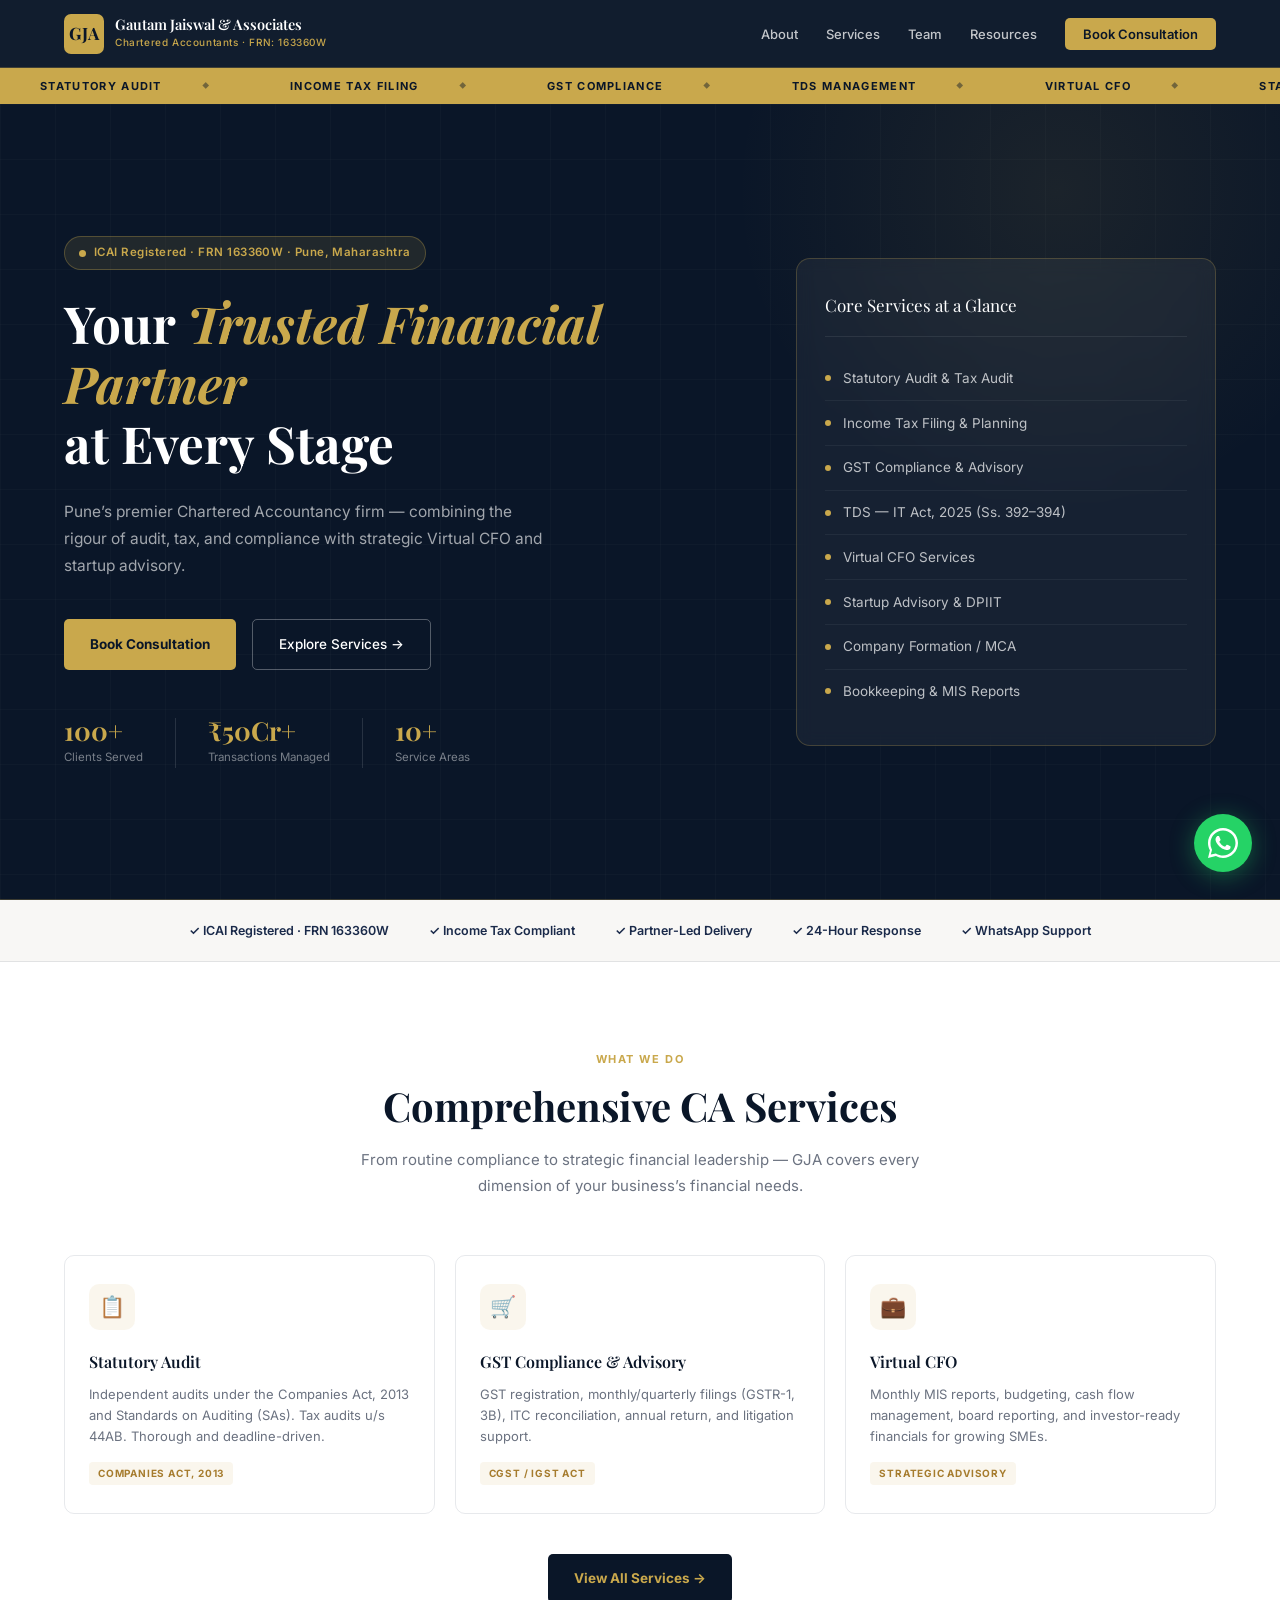
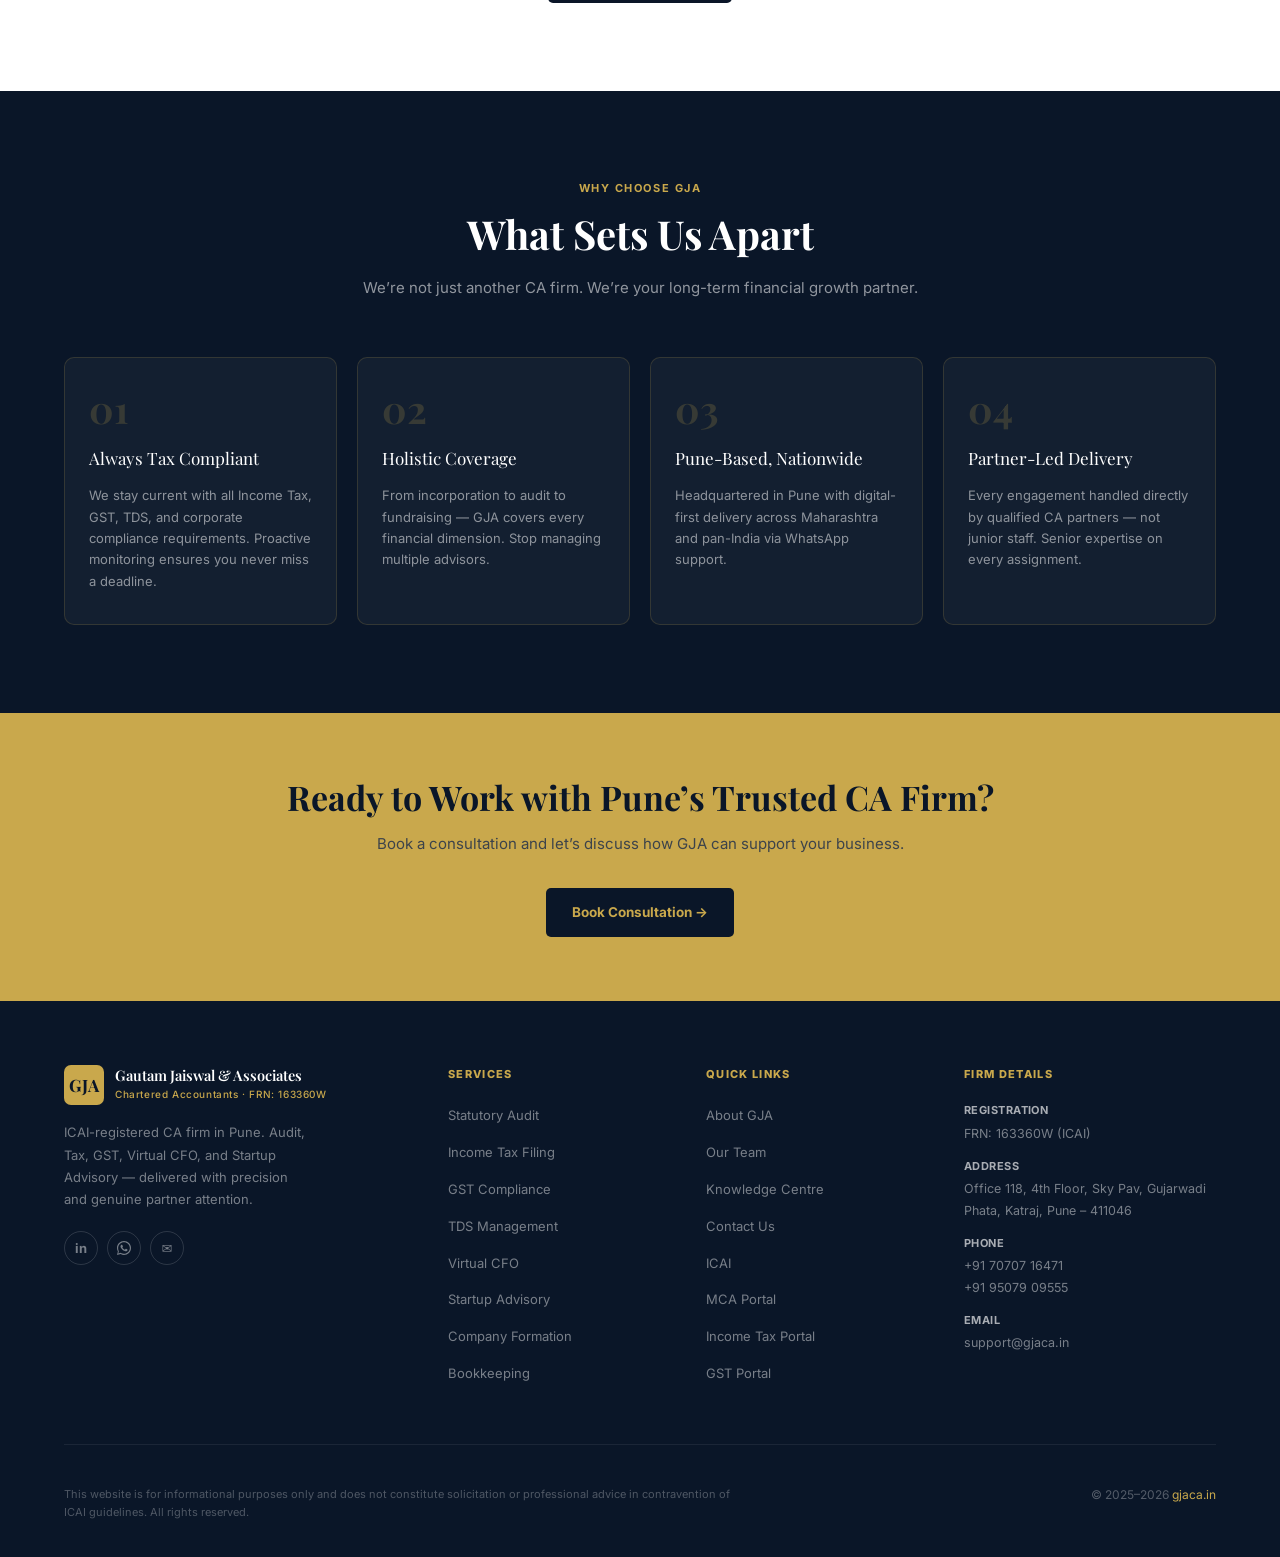
<file: index.html>
<!doctype html>
<html lang="en-IN">
  <head>
    <meta charset="UTF-8" />
    <meta name="viewport" content="width=device-width, initial-scale=1.0" />
    <title>
      CA firm in Pune | Gautam Jaiswal & Associates | Strategic Partner | Audit,
      Tax & GST |
    </title>
    <link rel="icon" type="image/svg+xml" href="assets/ca.jpeg" />
    <meta
      name="description"
      content="ICAI-registered CA firm in Pune. Statutory Audit, Income Tax, GST, Virtual CFO & Startup Advisory. FRN: 163360W."
    />
    <meta name="robots" content="index, follow" />
    <link rel="canonical" href="https://gjaca.in/" />
    <meta
      property="og:title"
      content="Chartered Accountant in Pune | Audit, Tax & GST | Gautam Jaiswal & Associates"
    />
    <meta
      property="og:description"
      content="ICAI-registered CA firm in Pune. Statutory Audit, Income Tax, GST, Virtual CFO & Startup Advisory. FRN: 163360W."
    />
    <meta property="og:url" content="https://gjaca.in/" />
    <meta property="og:type" content="website" />
    <meta property="og:site_name" content="Gautam Jaiswal &amp; Associates" />
    <meta property="og:locale" content="en_IN" />
    <meta property="og:image" content="https://gjaca.in/assets/og-image.jpg" />
    <meta property="og:image:width" content="1200" />
    <meta property="og:image:height" content="630" />
    <meta name="twitter:card" content="summary_large_image" />
    <meta
      name="twitter:title"
      content="Chartered Accountant in Pune | Audit, Tax &amp; GST | Gautam Jaiswal &amp; Associates"
    />
    <meta
      name="twitter:description"
      content="ICAI-registered CA firm in Pune. Statutory Audit, Income Tax, GST, Virtual CFO &amp; Startup Advisory. FRN: 163360W."
    />
    <meta name="twitter:image" content="https://gjaca.in/assets/og-image.jpg" />
    <link rel="sitemap" type="application/xml" href="/sitemap.xml" />
    <link rel="icon" type="image/svg+xml" href="assets/favicon.svg" />
    <meta name="theme-color" content="#0F1E3C" />
    <link rel="preconnect" href="https://fonts.googleapis.com" />
    <link rel="preconnect" href="https://fonts.gstatic.com" crossorigin />
    <link
      href="https://fonts.googleapis.com/css2?family=Playfair+Display:ital,wght@0,400;0,600;0,700;1,400&family=Inter:wght@300;400;500;600&display=swap"
      rel="stylesheet"
    />
    <link rel="stylesheet" href="css/global.css" />
    <link rel="stylesheet" href="css/home.css" />
    <link rel="stylesheet" href="css/responsive.css" />
    <!-- GA4: replace G-XXXXXXXXXX with your Measurement ID -->
    <script
      async
      src="https://www.googletagmanager.com/gtag/js?id=G-XXXXXXXXXX"
    ></script>
    <script>
      window.dataLayer = window.dataLayer || [];
      function gtag() {
        dataLayer.push(arguments);
      }
      gtag("js", new Date());
      gtag("config", "G-XXXXXXXXXX");
    </script>
    <script type="application/ld+json">
      {
        "@context": "https://schema.org",
        "@graph": [
          {
            "@type": ["Accountant", "LocalBusiness"],
            "@id": "https://gjaca.in/#business",
            "name": "Gautam Jaiswal & Associates",
            "alternateName": "GJA Chartered Accountants",
            "description": "ICAI-registered Chartered Accountancy firm in Pune offering statutory audit, income tax, GST, TDS, Virtual CFO, and startup advisory services.",
            "url": "https://gjaca.in/",
            "telephone": "+917070716471",
            "email": "support@gjaca.in",
            "image": "https://gjaca.in/assets/og-image.jpg",
            "logo": "https://gjaca.in/assets/og-image.jpg",
            "priceRange": "₹₹",
            "currenciesAccepted": "INR",
            "address": {
              "@type": "PostalAddress",
              "streetAddress": "Office 118, 4th Floor, Sky Pav, Gujarwadi Phata, Katraj Nagar",
              "addressLocality": "Pune",
              "addressRegion": "Maharashtra",
              "postalCode": "411046",
              "addressCountry": "IN"
            },
            "areaServed": { "@type": "City", "name": "Pune" },
            "openingHoursSpecification": [
              {
                "@type": "OpeningHoursSpecification",
                "dayOfWeek": [
                  "Monday",
                  "Tuesday",
                  "Wednesday",
                  "Thursday",
                  "Friday",
                  "Saturday"
                ],
                "opens": "09:30",
                "closes": "18:30"
              }
            ],
            "identifier": {
              "@type": "PropertyValue",
              "name": "ICAI Firm Registration Number",
              "value": "163360W"
            },
            "sameAs": ["https://www.linkedin.com/in/cagautamjaiswal"],
            "hasOfferCatalog": {
              "@type": "OfferCatalog",
              "name": "Chartered Accountancy Services",
              "itemListElement": [
                {
                  "@type": "Offer",
                  "itemOffered": {
                    "@type": "Service",
                    "name": "Statutory Audit"
                  }
                },
                {
                  "@type": "Offer",
                  "itemOffered": {
                    "@type": "Service",
                    "name": "Income Tax Filing & Planning"
                  }
                },
                {
                  "@type": "Offer",
                  "itemOffered": {
                    "@type": "Service",
                    "name": "GST Compliance & Advisory"
                  }
                },
                {
                  "@type": "Offer",
                  "itemOffered": {
                    "@type": "Service",
                    "name": "TDS Management"
                  }
                },
                {
                  "@type": "Offer",
                  "itemOffered": {
                    "@type": "Service",
                    "name": "Virtual CFO Services"
                  }
                },
                {
                  "@type": "Offer",
                  "itemOffered": {
                    "@type": "Service",
                    "name": "Startup Advisory"
                  }
                },
                {
                  "@type": "Offer",
                  "itemOffered": {
                    "@type": "Service",
                    "name": "Company Formation / MCA"
                  }
                },
                {
                  "@type": "Offer",
                  "itemOffered": {
                    "@type": "Service",
                    "name": "Bookkeeping & Accounting"
                  }
                },
                {
                  "@type": "Offer",
                  "itemOffered": {
                    "@type": "Service",
                    "name": "Fundraising & Valuation"
                  }
                }
              ]
            }
          },
          {
            "@type": "WebSite",
            "@id": "https://gjaca.in/#website",
            "url": "https://gjaca.in/",
            "name": "Gautam Jaiswal & Associates",
            "inLanguage": "en-IN",
            "publisher": { "@id": "https://gjaca.in/#business" }
          }
        ]
      }
    </script>
  </head>

  <body id="top">
    <div id="navbar"></div>

    <!-- TICKER -->
    <div class="ticker-wrap" aria-hidden="true">
      <div class="ticker-track" id="tickerTrack">
        <div class="ticker-item">Statutory Audit</div>
        <div class="ticker-item">Income Tax Filing</div>
        <div class="ticker-item">GST Compliance</div>
        <div class="ticker-item">TDS Management</div>
        <div class="ticker-item">Virtual CFO</div>
        <div class="ticker-item">Startup Advisory</div>
        <div class="ticker-item">Company Formation</div>
        <div class="ticker-item">Bookkeeping &amp; Accounts</div>
        <div class="ticker-item">Fundraising &amp; Valuation</div>
        <div class="ticker-item">MCA / ROC Compliance</div>
      </div>
    </div>

    <!-- HERO -->
    <section id="home" class="hero">
      <div class="hero-grid">
        <div>
          <div class="hero-tag">
            <span class="hero-tag-dot"></span>ICAI Registered &middot; FRN
            163360W &middot; Pune, Maharashtra
          </div>
          <h1>Your <em>Trusted Financial Partner</em><br />at Every Stage</h1>
          <p class="hero-sub">
            Pune&rsquo;s premier Chartered Accountancy firm &mdash; combining
            the rigour of audit, tax, and compliance with strategic Virtual CFO
            and startup advisory.
          </p>
          <div class="hero-btns">
            <a href="contact.html" class="btn-gold">Book Consultation</a>
            <a href="services.html" class="btn-ghost"
              >Explore Services &rarr;</a
            >
          </div>
          <div class="hero-stats">
            <div class="hero-stat">
              <div class="stat-num">100+</div>
              <div class="stat-label">Clients Served</div>
            </div>
            <div class="hero-stat">
              <div class="stat-num">&#8377;50Cr+</div>
              <div class="stat-label">Transactions Managed</div>
            </div>
            <div class="hero-stat">
              <div class="stat-num">10+</div>
              <div class="stat-label">Service Areas</div>
            </div>
          </div>
        </div>
        <div class="hero-right">
          <div class="hero-card">
            <div class="hero-card-title">Core Services at a Glance</div>
            <div class="hero-service">
              <span class="hs-dot"></span>Statutory Audit &amp; Tax Audit
            </div>
            <div class="hero-service">
              <span class="hs-dot"></span>Income Tax Filing &amp; Planning
            </div>
            <div class="hero-service">
              <span class="hs-dot"></span>GST Compliance &amp; Advisory
            </div>
            <div class="hero-service">
              <span class="hs-dot"></span>TDS &mdash; IT Act, 2025 (Ss.
              392&ndash;394)
            </div>
            <div class="hero-service">
              <span class="hs-dot"></span>Virtual CFO Services
            </div>
            <div class="hero-service">
              <span class="hs-dot"></span>Startup Advisory &amp; DPIIT
            </div>
            <div class="hero-service">
              <span class="hs-dot"></span>Company Formation / MCA
            </div>
            <div class="hero-service">
              <span class="hs-dot"></span>Bookkeeping &amp; MIS Reports
            </div>
          </div>
        </div>
      </div>
    </section>

    <!-- TRUST BAR -->
    <div class="trust-bar">
      <div class="trust-inner">
        <div class="trust-item">
          &#10003; ICAI Registered &middot; FRN 163360W
        </div>
        <div class="trust-item">&#10003; Income Tax Compliant</div>
        <div class="trust-item">&#10003; Partner-Led Delivery</div>
        <div class="trust-item">&#10003; 24-Hour Response</div>
        <div class="trust-item">&#10003; WhatsApp Support</div>
      </div>
    </div>

    <!-- FEATURED SERVICES -->
    <section class="featured-services">
      <div class="container">
        <div class="section-header section-header-center">
          <span class="eyebrow reveal">What We Do</span>
          <h2 class="section-title reveal">Comprehensive CA Services</h2>
          <p class="section-sub reveal">
            From routine compliance to strategic financial leadership &mdash;
            GJA covers every dimension of your business&rsquo;s financial needs.
          </p>
        </div>
        <div class="featured-grid">
          <div class="svc-card reveal">
            <div class="svc-icon">&#128203;</div>
            <div class="svc-title">Statutory Audit</div>
            <div class="svc-desc">
              Independent audits under the Companies Act, 2013 and Standards on
              Auditing (SAs). Tax audits u/s 44AB. Thorough and deadline-driven.
            </div>
            <span class="svc-tag">Companies Act, 2013</span>
          </div>
          <div class="svc-card reveal reveal-d1">
            <div class="svc-icon">&#128722;</div>
            <div class="svc-title">GST Compliance &amp; Advisory</div>
            <div class="svc-desc">
              GST registration, monthly/quarterly filings (GSTR-1, 3B), ITC
              reconciliation, annual return, and litigation support.
            </div>
            <span class="svc-tag">CGST / IGST Act</span>
          </div>
          <div class="svc-card reveal reveal-d2">
            <div class="svc-icon">&#128188;</div>
            <div class="svc-title">Virtual CFO</div>
            <div class="svc-desc">
              Monthly MIS reports, budgeting, cash flow management, board
              reporting, and investor-ready financials for growing SMEs.
            </div>
            <span class="svc-tag">Strategic Advisory</span>
          </div>
        </div>
        <div class="view-all reveal">
          <a href="services.html" class="btn-navy">View All Services &rarr;</a>
        </div>
      </div>
    </section>

    <!-- WHY GJA -->
    <section class="why">
      <div class="container">
        <div class="section-header section-header-center">
          <span class="eyebrow reveal">Why Choose GJA</span>
          <h2 class="section-title reveal">What Sets Us Apart</h2>
          <p class="section-sub reveal">
            We&rsquo;re not just another CA firm. We&rsquo;re your long-term
            financial growth partner.
          </p>
        </div>
        <div class="why-grid">
          <div class="why-card reveal">
            <div class="why-num">01</div>
            <div class="why-title">Always Tax Compliant</div>
            <div class="why-body">
              We stay current with all Income Tax, GST, TDS, and corporate
              compliance requirements. Proactive monitoring ensures you never
              miss a deadline.
            </div>
          </div>
          <div class="why-card reveal reveal-d1">
            <div class="why-num">02</div>
            <div class="why-title">Holistic Coverage</div>
            <div class="why-body">
              From incorporation to audit to fundraising &mdash; GJA covers
              every financial dimension. Stop managing multiple advisors.
            </div>
          </div>
          <div class="why-card reveal reveal-d2">
            <div class="why-num">03</div>
            <div class="why-title">Pune-Based, Nationwide</div>
            <div class="why-body">
              Headquartered in Pune with digital-first delivery across
              Maharashtra and pan-India via WhatsApp support.
            </div>
          </div>
          <div class="why-card reveal reveal-d3">
            <div class="why-num">04</div>
            <div class="why-title">Partner-Led Delivery</div>
            <div class="why-body">
              Every engagement handled directly by qualified CA partners &mdash;
              not junior staff. Senior expertise on every assignment.
            </div>
          </div>
        </div>
      </div>
    </section>

    <!-- CTA -->
    <div class="cta-banner">
      <div class="container">
        <h2>Ready to Work with Pune&rsquo;s Trusted CA Firm?</h2>
        <p>
          Book a consultation and let&rsquo;s discuss how GJA can support your
          business.
        </p>
        <a href="contact.html" class="btn-navy">Book Consultation &rarr;</a>
      </div>
    </div>

    <div id="footer"></div>
    <div id="whatsapp"></div>
    <div id="backTopContainer"></div>
    <script src="js/layout.js" defer></script>
    <script src="js/global.js" defer></script>
    <script src="js/home.js" defer></script>
  </body>
</html>
</file>
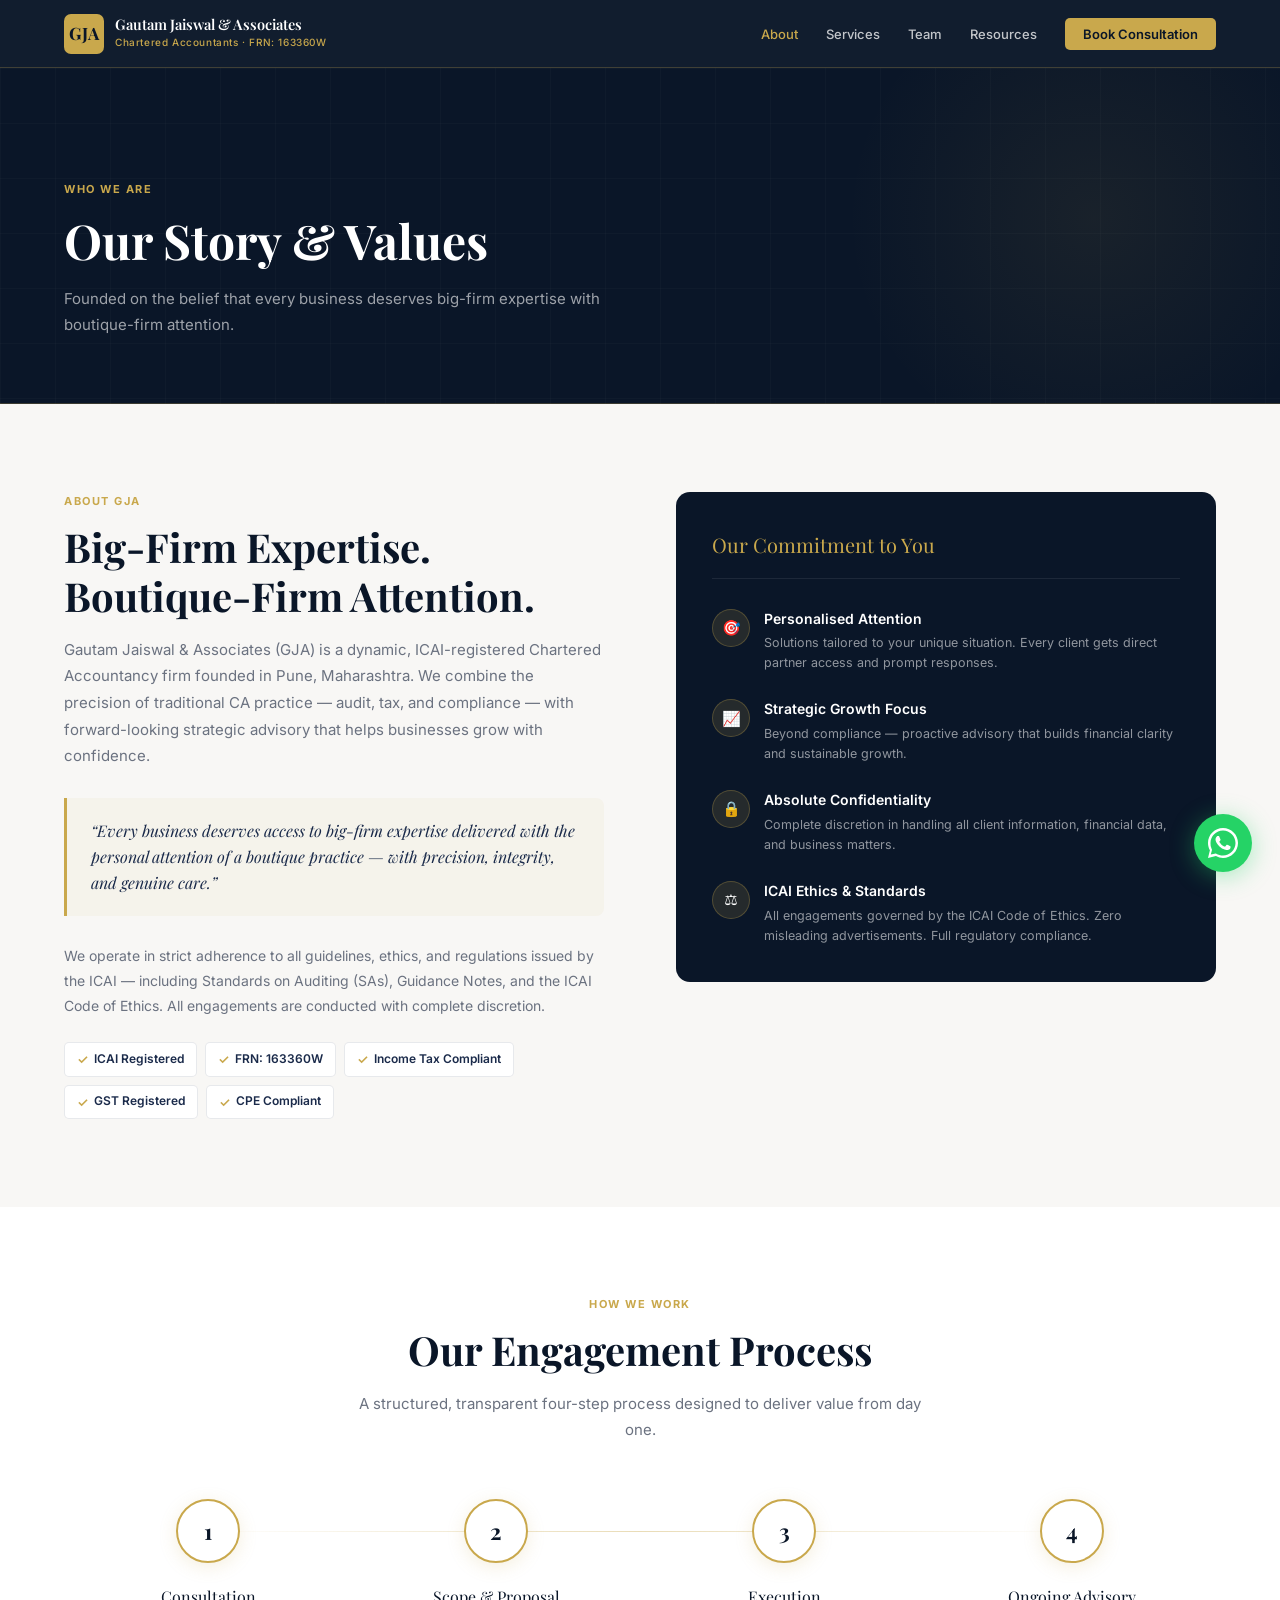
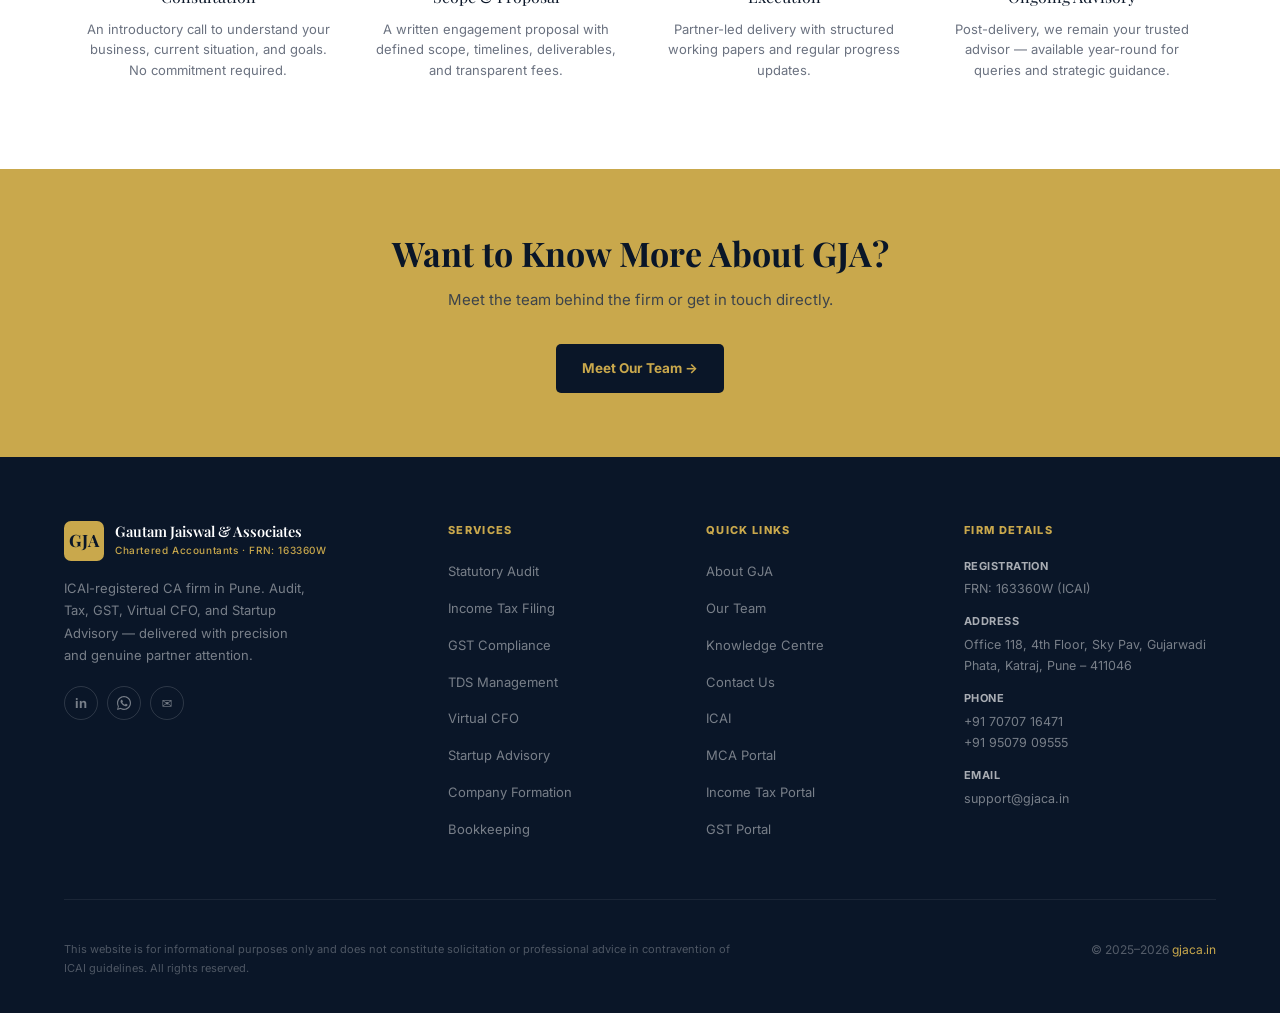
<file: about.html>
<!doctype html>
<html lang="en-IN">
  <head>
    <meta charset="UTF-8" />
    <meta name="viewport" content="width=device-width, initial-scale=1.0" />
    <title>About Our CA Firm in Pune | Gautam Jaiswal & Associates</title>

    <link rel="icon" type="image/svg+xml" href="assets/ca.jpeg" />
    <meta
      name="description"
      content="Learn about GJA — an ICAI-registered CA firm in Pune founded on the principles of precision, integrity, and personalised service."
    />
    <meta name="robots" content="index, follow" />
    <link rel="canonical" href="https://gjaca.in/about.html" />
    <meta
      property="og:title"
      content="About Our CA Firm in Pune | Gautam Jaiswal & Associates"
    />
    <meta
      property="og:description"
      content="Learn about GJA — an ICAI-registered CA firm in Pune founded on the principles of precision, integrity, and personalised service."
    />
    <meta property="og:url" content="https://gjaca.in/about.html" />
    <meta property="og:type" content="website" />
    <meta property="og:site_name" content="Gautam Jaiswal &amp; Associates" />
    <meta property="og:locale" content="en_IN" />
    <meta property="og:image" content="https://gjaca.in/assets/og-image.jpg" />
    <meta property="og:image:width" content="1200" />
    <meta property="og:image:height" content="630" />
    <meta name="twitter:card" content="summary_large_image" />
    <meta
      name="twitter:title"
      content="About Our CA Firm in Pune | Gautam Jaiswal &amp; Associates"
    />
    <meta
      name="twitter:description"
      content="Learn about GJA — an ICAI-registered CA firm in Pune founded on the principles of precision, integrity, and personalised service."
    />
    <meta name="twitter:image" content="https://gjaca.in/assets/og-image.jpg" />
    <link rel="sitemap" type="application/xml" href="/sitemap.xml" />
    <link rel="icon" type="image/svg+xml" href="assets/favicon.svg" />
    <meta name="theme-color" content="#0F1E3C" />
    <link rel="preconnect" href="https://fonts.googleapis.com" />
    <link rel="preconnect" href="https://fonts.gstatic.com" crossorigin />
    <link
      href="https://fonts.googleapis.com/css2?family=Playfair+Display:ital,wght@0,400;0,600;0,700;1,400&family=Inter:wght@300;400;500;600&display=swap"
      rel="stylesheet"
    />
    <link rel="stylesheet" href="css/global.css" />
    <link rel="stylesheet" href="css/about.css" />
    <link rel="stylesheet" href="css/responsive.css" />
    <!-- GA4: replace G-XXXXXXXXXX with your Measurement ID -->
    <script
      async
      src="https://www.googletagmanager.com/gtag/js?id=G-XXXXXXXXXX"
    ></script>
    <script>
      window.dataLayer = window.dataLayer || [];
      function gtag() {
        dataLayer.push(arguments);
      }
      gtag("js", new Date());
      gtag("config", "G-XXXXXXXXXX");
    </script>
    <script type="application/ld+json">
      {
        "@context": "https://schema.org",
        "@graph": [
          {
            "@type": "BreadcrumbList",
            "itemListElement": [
              {
                "@type": "ListItem",
                "position": 1,
                "name": "Home",
                "item": "https://gjaca.in/"
              },
              {
                "@type": "ListItem",
                "position": 2,
                "name": "About",
                "item": "https://gjaca.in/about.html"
              }
            ]
          },
          {
            "@type": "AboutPage",
            "url": "https://gjaca.in/about.html",
            "name": "About Gautam Jaiswal & Associates",
            "inLanguage": "en-IN",
            "isPartOf": { "@id": "https://gjaca.in/#website" },
            "about": { "@id": "https://gjaca.in/#business" }
          }
        ]
      }
    </script>
  </head>

  <body id="top">
    <div id="navbar"></div>

    <div class="page-hero">
      <div class="container">
        <span class="eyebrow">Who We Are</span>
        <h1>Our Story &amp; Values</h1>
        <p>
          Founded on the belief that every business deserves big-firm expertise
          with boutique-firm attention.
        </p>
      </div>
    </div>

    <section class="about-section">
      <div class="container">
        <div class="about-grid">
          <div>
            <span class="eyebrow reveal">About GJA</span>
            <h2 class="section-title reveal">
              Big-Firm Expertise.<br />Boutique-Firm Attention.
            </h2>
            <p class="about-body reveal">
              Gautam Jaiswal &amp; Associates (GJA) is a dynamic,
              ICAI-registered Chartered Accountancy firm founded in Pune,
              Maharashtra. We combine the precision of traditional CA practice
              &mdash; audit, tax, and compliance &mdash; with forward-looking
              strategic advisory that helps businesses grow with confidence.
            </p>
            <div class="about-quote reveal">
              <p>
                &ldquo;Every business deserves access to big-firm expertise
                delivered with the personal attention of a boutique practice
                &mdash; with precision, integrity, and genuine care.&rdquo;
              </p>
            </div>
            <p class="about-body reveal" style="font-size: 14px">
              We operate in strict adherence to all guidelines, ethics, and
              regulations issued by the ICAI &mdash; including Standards on
              Auditing (SAs), Guidance Notes, and the ICAI Code of Ethics. All
              engagements are conducted with complete discretion.
            </p>
            <div class="about-badges reveal">
              <div class="badge">
                <span class="badge-check">&#10003;</span>ICAI Registered
              </div>
              <div class="badge">
                <span class="badge-check">&#10003;</span>FRN: 163360W
              </div>
              <div class="badge">
                <span class="badge-check">&#10003;</span>Income Tax Compliant
              </div>
              <div class="badge">
                <span class="badge-check">&#10003;</span>GST Registered
              </div>
              <div class="badge">
                <span class="badge-check">&#10003;</span>CPE Compliant
              </div>
            </div>
          </div>
          <div>
            <div class="about-card reveal reveal-d2">
              <div class="about-card-title">Our Commitment to You</div>
              <div class="value-item">
                <div class="value-icon">&#127919;</div>
                <div>
                  <div class="value-title">Personalised Attention</div>
                  <div class="value-body">
                    Solutions tailored to your unique situation. Every client
                    gets direct partner access and prompt responses.
                  </div>
                </div>
              </div>
              <div class="value-item">
                <div class="value-icon">&#128200;</div>
                <div>
                  <div class="value-title">Strategic Growth Focus</div>
                  <div class="value-body">
                    Beyond compliance &mdash; proactive advisory that builds
                    financial clarity and sustainable growth.
                  </div>
                </div>
              </div>
              <div class="value-item">
                <div class="value-icon">&#128274;</div>
                <div>
                  <div class="value-title">Absolute Confidentiality</div>
                  <div class="value-body">
                    Complete discretion in handling all client information,
                    financial data, and business matters.
                  </div>
                </div>
              </div>
              <div class="value-item">
                <div class="value-icon">&#9878;</div>
                <div>
                  <div class="value-title">ICAI Ethics &amp; Standards</div>
                  <div class="value-body">
                    All engagements governed by the ICAI Code of Ethics. Zero
                    misleading advertisements. Full regulatory compliance.
                  </div>
                </div>
              </div>
            </div>
          </div>
        </div>
      </div>
    </section>

    <section class="process">
      <div class="container">
        <div class="section-header section-header-center">
          <span class="eyebrow reveal">How We Work</span>
          <h2 class="section-title reveal">Our Engagement Process</h2>
          <p class="section-sub reveal">
            A structured, transparent four-step process designed to deliver
            value from day one.
          </p>
        </div>
        <div class="process-steps">
          <div class="process-step reveal">
            <div class="step-circle">1</div>
            <div class="step-title">Consultation</div>
            <div class="step-body">
              An introductory call to understand your business, current
              situation, and goals. No commitment required.
            </div>
          </div>
          <div class="process-step reveal reveal-d1">
            <div class="step-circle">2</div>
            <div class="step-title">Scope &amp; Proposal</div>
            <div class="step-body">
              A written engagement proposal with defined scope, timelines,
              deliverables, and transparent fees.
            </div>
          </div>
          <div class="process-step reveal reveal-d2">
            <div class="step-circle">3</div>
            <div class="step-title">Execution</div>
            <div class="step-body">
              Partner-led delivery with structured working papers and regular
              progress updates.
            </div>
          </div>
          <div class="process-step reveal reveal-d3">
            <div class="step-circle">4</div>
            <div class="step-title">Ongoing Advisory</div>
            <div class="step-body">
              Post-delivery, we remain your trusted advisor &mdash; available
              year-round for queries and strategic guidance.
            </div>
          </div>
        </div>
      </div>
    </section>

    <div class="cta-banner">
      <div class="container">
        <h2>Want to Know More About GJA?</h2>
        <p>Meet the team behind the firm or get in touch directly.</p>
        <a href="team.html" class="btn-navy">Meet Our Team &rarr;</a>
      </div>
    </div>

    <div id="footer"></div>
    <div id="whatsapp"></div>
    <div id="backTopContainer"></div>
    <script src="js/layout.js" defer></script>
    <script src="js/global.js" defer></script>
  </body>
</html>
</file>
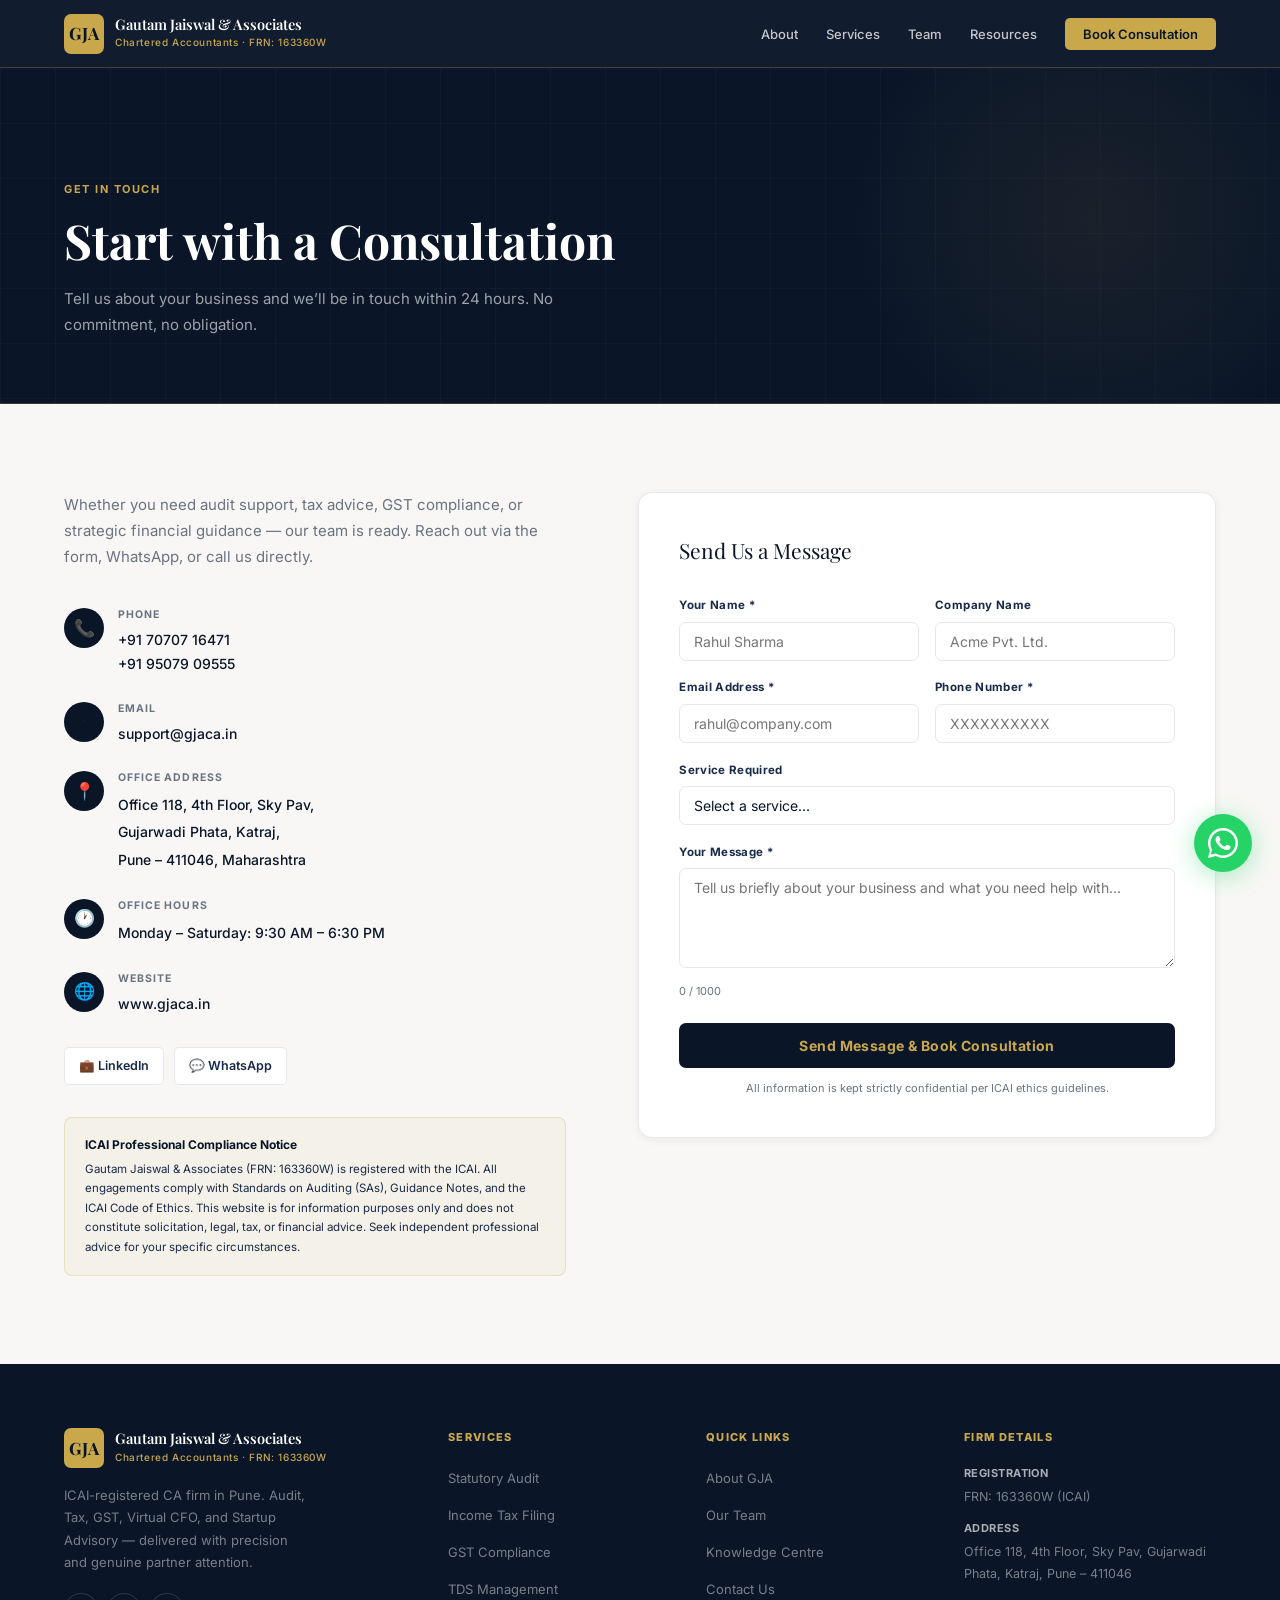
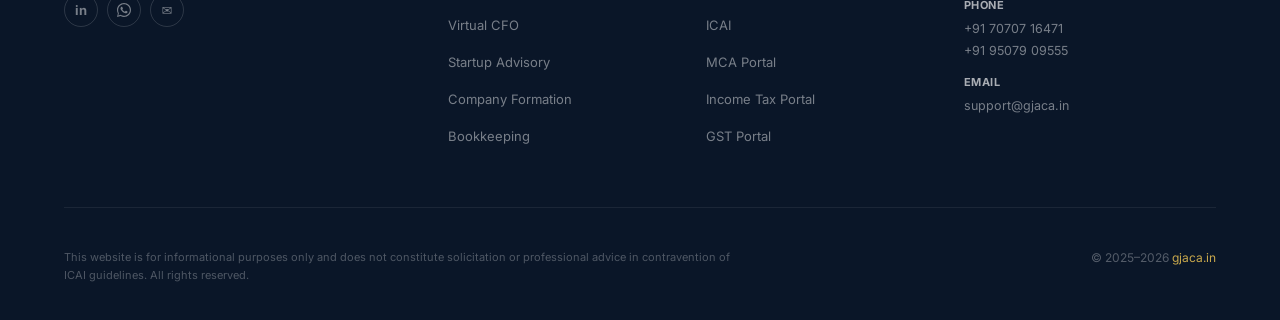
<file: contact.html>
<!doctype html>
<html lang="en-IN">
  <head>
    <meta charset="UTF-8" />
    <meta name="viewport" content="width=device-width, initial-scale=1.0" />
    <title>Contact Our CA Firm in Pune | Gautam Jaiswal & Associates</title>

    <link rel="icon" type="image/svg+xml" href="assets/ca.jpeg" />
    <meta
      name="description"
      content="Get in touch with GJA — Pune's ICAI-registered CA firm. Book a consultation for audit, tax, GST, Virtual CFO, or startup advisory. Call +91 70707 16471."
    />
    <meta name="robots" content="index, follow" />
    <link rel="canonical" href="https://gjaca.in/contact.html" />
    <meta
      property="og:title"
      content="Contact Our CA Firm in Pune | Gautam Jaiswal & Associates"
    />
    <meta
      property="og:description"
      content="Get in touch with GJA — Pune's ICAI-registered CA firm. Book a consultation for audit, tax, GST, Virtual CFO, or startup advisory. Call +91 70707 16471."
    />
    <meta property="og:url" content="https://gjaca.in/contact.html" />
    <meta property="og:type" content="website" />
    <meta property="og:site_name" content="Gautam Jaiswal &amp; Associates" />
    <meta property="og:locale" content="en_IN" />
    <meta property="og:image" content="https://gjaca.in/assets/og-image.jpg" />
    <meta property="og:image:width" content="1200" />
    <meta property="og:image:height" content="630" />
    <meta name="twitter:card" content="summary_large_image" />
    <meta
      name="twitter:title"
      content="Contact Our CA Firm in Pune | Gautam Jaiswal &amp; Associates"
    />
    <meta
      name="twitter:description"
      content="Get in touch with GJA — Pune's ICAI-registered CA firm. Book a consultation for audit, tax, GST, Virtual CFO, or startup advisory. Call +91 70707 16471."
    />
    <meta name="twitter:image" content="https://gjaca.in/assets/og-image.jpg" />
    <link rel="sitemap" type="application/xml" href="/sitemap.xml" />
    <link rel="icon" type="image/svg+xml" href="assets/favicon.svg" />
    <meta name="theme-color" content="#0F1E3C" />
    <link rel="preconnect" href="https://fonts.googleapis.com" />
    <link rel="preconnect" href="https://fonts.gstatic.com" crossorigin />
    <link
      href="https://fonts.googleapis.com/css2?family=Playfair+Display:ital,wght@0,400;0,600;0,700;1,400&family=Inter:wght@300;400;500;600&display=swap"
      rel="stylesheet"
    />
    <link rel="stylesheet" href="css/global.css" />
    <link rel="stylesheet" href="css/contact.css" />
    <link rel="stylesheet" href="css/responsive.css" />
    <!-- GA4: replace G-XXXXXXXXXX with your Measurement ID -->
    <script
      async
      src="https://www.googletagmanager.com/gtag/js?id=G-XXXXXXXXXX"
    ></script>
    <script>
      window.dataLayer = window.dataLayer || [];
      function gtag() {
        dataLayer.push(arguments);
      }
      gtag("js", new Date());
      gtag("config", "G-XXXXXXXXXX");
    </script>
    <script type="application/ld+json">
      {
        "@context": "https://schema.org",
        "@graph": [
          {
            "@type": "BreadcrumbList",
            "itemListElement": [
              {
                "@type": "ListItem",
                "position": 1,
                "name": "Home",
                "item": "https://gjaca.in/"
              },
              {
                "@type": "ListItem",
                "position": 2,
                "name": "Contact",
                "item": "https://gjaca.in/contact.html"
              }
            ]
          },
          {
            "@type": "ContactPage",
            "url": "https://gjaca.in/contact.html",
            "name": "Contact Gautam Jaiswal & Associates",
            "inLanguage": "en-IN",
            "isPartOf": { "@id": "https://gjaca.in/#website" },
            "about": { "@id": "https://gjaca.in/#business" }
          }
        ]
      }
    </script>
  </head>

  <body id="top">
    <div id="navbar"></div>

    <div class="page-hero">
      <div class="container">
        <span class="eyebrow">Get In Touch</span>
        <h1>Start with a Consultation</h1>
        <p>
          Tell us about your business and we&rsquo;ll be in touch within 24
          hours. No commitment, no obligation.
        </p>
      </div>
    </div>

    <section class="contact-section">
      <div class="container">
        <div class="contact-grid">
          <div>
            <p class="contact-lead">
              Whether you need audit support, tax advice, GST compliance, or
              strategic financial guidance &mdash; our team is ready. Reach out
              via the form, WhatsApp, or call us directly.
            </p>
            <div class="cdetail">
              <div class="cdetail-icon">&#128222;</div>
              <div>
                <label>Phone</label
                ><a href="tel:+917070716471">+91 70707 16471</a
                ><a href="tel:+919507909555">+91 95079 09555</a>
              </div>
            </div>
            <div class="cdetail">
              <div class="cdetail-icon">&#9993;</div>
              <div>
                <label>Email</label
                ><a href="mailto:support@gjaca.in">support@gjaca.in</a>
              </div>
            </div>
            <div class="cdetail">
              <div class="cdetail-icon">&#128205;</div>
              <div>
                <label>Office Address</label
                ><span
                  >Office 118, 4th Floor, Sky Pav,<br />Gujarwadi Phata, Katraj,
                <br />Pune &ndash; 411046, Maharashtra</span
                >
              </div>
            </div>
            <div class="cdetail">
              <div class="cdetail-icon">&#128336;</div>
              <div>
                <label>Office Hours</label
                ><span>Monday &ndash; Saturday: 9:30 AM &ndash; 6:30 PM</span>
              </div>
            </div>
            <div class="cdetail">
              <div class="cdetail-icon">&#127760;</div>
              <div>
                <label>Website</label
                ><a href="https://www.gjaca.in">www.gjaca.in</a>
              </div>
            </div>
            <div class="contact-social">
              <a
                href="https://www.linkedin.com/in/cagautamjaiswal"
                target="_blank"
                rel="noopener"
                class="csocial-btn"
                >&#128188; LinkedIn</a
              >
              <a
                href="https://wa.me/917070716471"
                target="_blank"
                rel="noopener"
                class="csocial-btn"
                >&#128172; WhatsApp</a
              >
            </div>
            <div class="icai-box">
              <strong>ICAI Professional Compliance Notice</strong>
              Gautam Jaiswal &amp; Associates (FRN: 163360W) is registered with
              the ICAI. All engagements comply with Standards on Auditing (SAs),
              Guidance Notes, and the ICAI Code of Ethics. This website is for
              information purposes only and does not constitute solicitation,
              legal, tax, or financial advice. Seek independent professional
              advice for your specific circumstances.
            </div>
          </div>

          <div>
            <div class="form-wrap">
              <div class="form-wrap-title">Send Us a Message</div>
              <form
                id="contactForm"
                action="https://formspree.io/f/xpqvddln"
                method="POST"
                novalidate
              >
                <!-- Formspree: sets the subject line of the email you receive -->
                <input
                  type="hidden"
                  name="_subject"
                  value="New consultation enquiry — gjaca.in"
                />
                <div class="form-row">
                  <div class="field">
                    <label for="fname">Your Name *</label>
                    <input
                      type="text"
                      id="fname"
                      name="name"
                      placeholder="Rahul Sharma"
                      autocomplete="name"
                      maxlength="50"
                      required
                      aria-required="true"
                      aria-describedby="fnameErr"
                    />
                    <span class="field-error" id="fnameErr" role="alert"></span>
                  </div>
                  <div class="field">
                    <label for="fcompany">Company Name</label>
                    <input
                      type="text"
                      id="fcompany"
                      name="company"
                      placeholder="Acme Pvt. Ltd."
                      autocomplete="organization"
                      maxlength="80"
                      aria-describedby="fcompanyErr"
                    />
                    <span
                      class="field-error"
                      id="fcompanyErr"
                      role="alert"
                    ></span>
                  </div>
                </div>
                <div class="form-row">
                  <div class="field">
                    <label for="femail">Email Address *</label>
                    <input
                      type="email"
                      id="femail"
                      name="email"
                      placeholder="rahul@company.com"
                      autocomplete="email"
                      maxlength="120"
                      required
                      aria-required="true"
                      aria-describedby="femailErr"
                    />
                    <span
                      class="field-error"
                      id="femailErr"
                      role="alert"
                    ></span>
                  </div>
                  <div class="field">
                    <label for="fphone">Phone Number *</label>
                    <input
                      type="tel"
                      id="fphone"
                      name="phone"
                      placeholder="XXXXXXXXXX"
                      autocomplete="tel"
                      inputmode="numeric"
                      pattern="[0-9]*"
                      maxlength="20"
                      required
                      aria-required="true"
                      aria-describedby="fphoneErr"
                    />
                    <span
                      class="field-error"
                      id="fphoneErr"
                      role="alert"
                    ></span>
                  </div>
                </div>
                <div class="field">
                  <label for="fservice">Service Required</label>
                  <select id="fservice" name="service">
                    <option value="">Select a service...</option>
                    <option>Statutory Audit</option>
                    <option>Income Tax Filing &amp; Planning</option>
                    <option>GST Compliance &amp; Advisory</option>
                    <option>TDS Management</option>
                    <option>Virtual CFO Services</option>
                    <option>Startup Advisory</option>
                    <option>Company Formation / MCA</option>
                    <option>Bookkeeping &amp; Accounting</option>
                    <option>Fundraising &amp; Valuation</option>
                    <option>Other / Not Sure</option>
                  </select>
                </div>
                <div class="field">
                  <label for="fmessage">Your Message *</label>
                  <textarea
                    id="fmessage"
                    name="message"
                    placeholder="Tell us briefly about your business and what you need help with..."
                    maxlength="1000"
                    required
                    aria-required="true"
                    aria-describedby="fmessageErr fmessageCount"
                  ></textarea>
                  <div class="field-meta">
                    <span
                      class="field-error"
                      id="fmessageErr"
                      role="alert"
                    ></span>
                    <span class="char-count" id="fmessageCount">0 / 1000</span>
                  </div>
                </div>
                <button type="submit" class="btn-submit" id="btnSubmit">
                  Send Message &amp; Book Consultation
                </button>
                <p class="form-note">
                  All information is kept strictly confidential per ICAI ethics
                  guidelines.
                </p>
              </form>
            </div>
          </div>
        </div>
      </div>
    </section>

    <div id="footer"></div>

    <div id="whatsapp"></div>
    <div id="backTopContainer"></div>
    <script src="js/layout.js" defer></script>
    <script src="js/global.js" defer></script>
    <script src="js/contact.js" defer></script>
  </body>
</html>
</file>
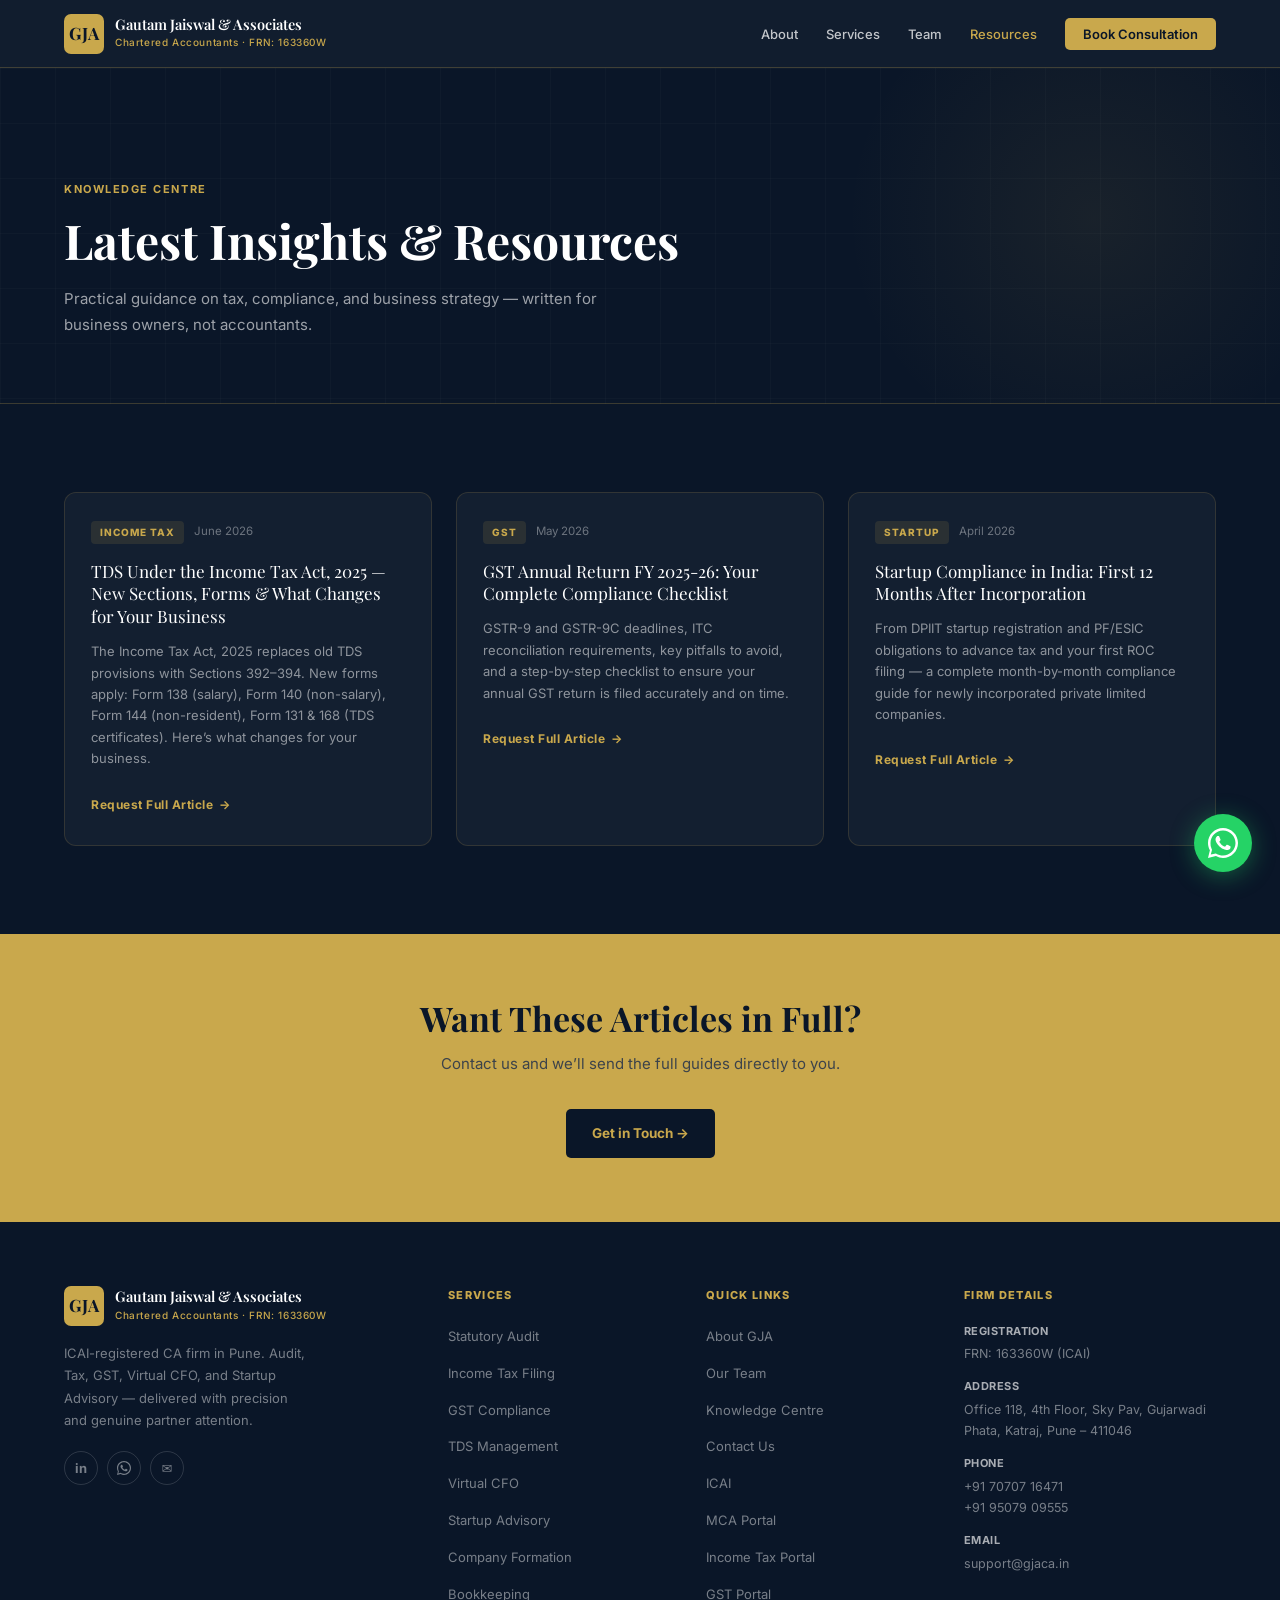
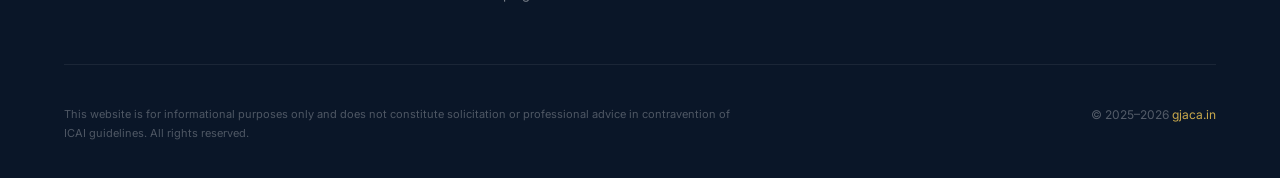
<file: resources.html>
<!doctype html>
<html lang="en-IN">
  <head>
    <meta charset="UTF-8" />
    <meta name="viewport" content="width=device-width, initial-scale=1.0" />
    <title>
      Tax & GST Knowledge Centre for Businesses | Gautam Jaiswal & Associates
    </title>
    <link rel="icon" type="image/svg+xml" href="assets/ca.jpeg" />
    <meta
      name="description"
      content="Practical guides on Income Tax Act 2025, GST compliance FY 2025-26, and startup compliance in India — written for business owners by GJA."
    />
    <meta name="robots" content="index, follow" />
    <link rel="canonical" href="https://gjaca.in/resources.html" />
    <meta
      property="og:title"
      content="Tax & GST Knowledge Centre for Businesses | Gautam Jaiswal & Associates"
    />
    <meta
      property="og:description"
      content="Practical guides on Income Tax Act 2025, GST compliance FY 2025-26, and startup compliance in India — written for business owners by GJA."
    />
    <meta property="og:url" content="https://gjaca.in/resources.html" />
    <meta property="og:type" content="website" />
    <meta property="og:site_name" content="Gautam Jaiswal &amp; Associates" />
    <meta property="og:locale" content="en_IN" />
    <meta property="og:image" content="https://gjaca.in/assets/og-image.jpg" />
    <meta property="og:image:width" content="1200" />
    <meta property="og:image:height" content="630" />
    <meta name="twitter:card" content="summary_large_image" />
    <meta
      name="twitter:title"
      content="Tax &amp; GST Knowledge Centre for Businesses | Gautam Jaiswal &amp; Associates"
    />
    <meta
      name="twitter:description"
      content="Practical guides on Income Tax Act 2025, GST compliance FY 2025-26, and startup compliance in India — written for business owners by GJA."
    />
    <meta name="twitter:image" content="https://gjaca.in/assets/og-image.jpg" />
    <link rel="sitemap" type="application/xml" href="/sitemap.xml" />
    <link rel="icon" type="image/svg+xml" href="assets/favicon.svg" />
    <meta name="theme-color" content="#0F1E3C" />
    <link rel="preconnect" href="https://fonts.googleapis.com" />
    <link rel="preconnect" href="https://fonts.gstatic.com" crossorigin />
    <link
      href="https://fonts.googleapis.com/css2?family=Playfair+Display:ital,wght@0,400;0,600;0,700;1,400&family=Inter:wght@300;400;500;600&display=swap"
      rel="stylesheet"
    />
    <link rel="stylesheet" href="css/global.css" />
    <link rel="stylesheet" href="css/resources.css" />
    <link rel="stylesheet" href="css/responsive.css" />
    <!-- GA4: replace G-XXXXXXXXXX with your Measurement ID -->
    <script
      async
      src="https://www.googletagmanager.com/gtag/js?id=G-XXXXXXXXXX"
    ></script>
    <script>
      window.dataLayer = window.dataLayer || [];
      function gtag() {
        dataLayer.push(arguments);
      }
      gtag("js", new Date());
      gtag("config", "G-XXXXXXXXXX");
    </script>
    <script type="application/ld+json">
      {
        "@context": "https://schema.org",
        "@graph": [
          {
            "@type": "BreadcrumbList",
            "itemListElement": [
              {
                "@type": "ListItem",
                "position": 1,
                "name": "Home",
                "item": "https://gjaca.in/"
              },
              {
                "@type": "ListItem",
                "position": 2,
                "name": "Resources",
                "item": "https://gjaca.in/resources.html"
              }
            ]
          },
          {
            "@type": "CollectionPage",
            "url": "https://gjaca.in/resources.html",
            "name": "Tax & GST Knowledge Centre",
            "inLanguage": "en-IN",
            "isPartOf": { "@id": "https://gjaca.in/#website" },
            "about": { "@id": "https://gjaca.in/#business" }
          }
        ]
      }
    </script>
  </head>

  <body id="top">
    <div id="navbar"></div>

    <div class="page-hero">
      <div class="container">
        <span class="eyebrow">Knowledge Centre</span>
        <h1>Latest Insights &amp; Resources</h1>
        <p>
          Practical guidance on tax, compliance, and business strategy &mdash;
          written for business owners, not accountants.
        </p>
      </div>
    </div>

    <section class="resources-section">
      <div class="container">
        <div class="resources-grid">
          <a href="contact.html" class="res-card reveal">
            <div class="res-meta">
              <span class="res-cat">Income Tax</span
              ><span class="res-date">June 2026</span>
            </div>
            <div class="res-title">
              TDS Under the Income Tax Act, 2025 &mdash; New Sections, Forms
              &amp; What Changes for Your Business
            </div>
            <p class="res-excerpt">
              The Income Tax Act, 2025 replaces old TDS provisions with Sections
              392&ndash;394. New forms apply: Form 138 (salary), Form 140
              (non-salary), Form 144 (non-resident), Form 131 &amp; 168 (TDS
              certificates). Here&rsquo;s what changes for your business.
            </p>
            <div class="res-link">
              Request Full Article <span class="res-arrow">&rarr;</span>
            </div>
          </a>

          <a href="contact.html" class="res-card reveal reveal-d1">
            <div class="res-meta">
              <span class="res-cat">GST</span
              ><span class="res-date">May 2026</span>
            </div>
            <div class="res-title">
              GST Annual Return FY 2025-26: Your Complete Compliance Checklist
            </div>
            <p class="res-excerpt">
              GSTR-9 and GSTR-9C deadlines, ITC reconciliation requirements, key
              pitfalls to avoid, and a step-by-step checklist to ensure your
              annual GST return is filed accurately and on time.
            </p>
            <div class="res-link">
              Request Full Article <span class="res-arrow">&rarr;</span>
            </div>
          </a>

          <a href="contact.html" class="res-card reveal reveal-d2">
            <div class="res-meta">
              <span class="res-cat">Startup</span
              ><span class="res-date">April 2026</span>
            </div>
            <div class="res-title">
              Startup Compliance in India: First 12 Months After Incorporation
            </div>
            <p class="res-excerpt">
              From DPIIT startup registration and PF/ESIC obligations to advance
              tax and your first ROC filing &mdash; a complete month-by-month
              compliance guide for newly incorporated private limited companies.
            </p>
            <div class="res-link">
              Request Full Article <span class="res-arrow">&rarr;</span>
            </div>
          </a>
        </div>
      </div>
    </section>

    <div class="cta-banner">
      <div class="container">
        <h2>Want These Articles in Full?</h2>
        <p>Contact us and we&rsquo;ll send the full guides directly to you.</p>
        <a href="contact.html" class="btn-navy">Get in Touch &rarr;</a>
      </div>
    </div>

    <div id="footer"></div>

    <div id="whatsapp"></div>
    <div id="backTopContainer"></div>
    <script src="js/layout.js" defer></script>
    <script src="js/global.js" defer></script>
  </body>
</html>
</file>
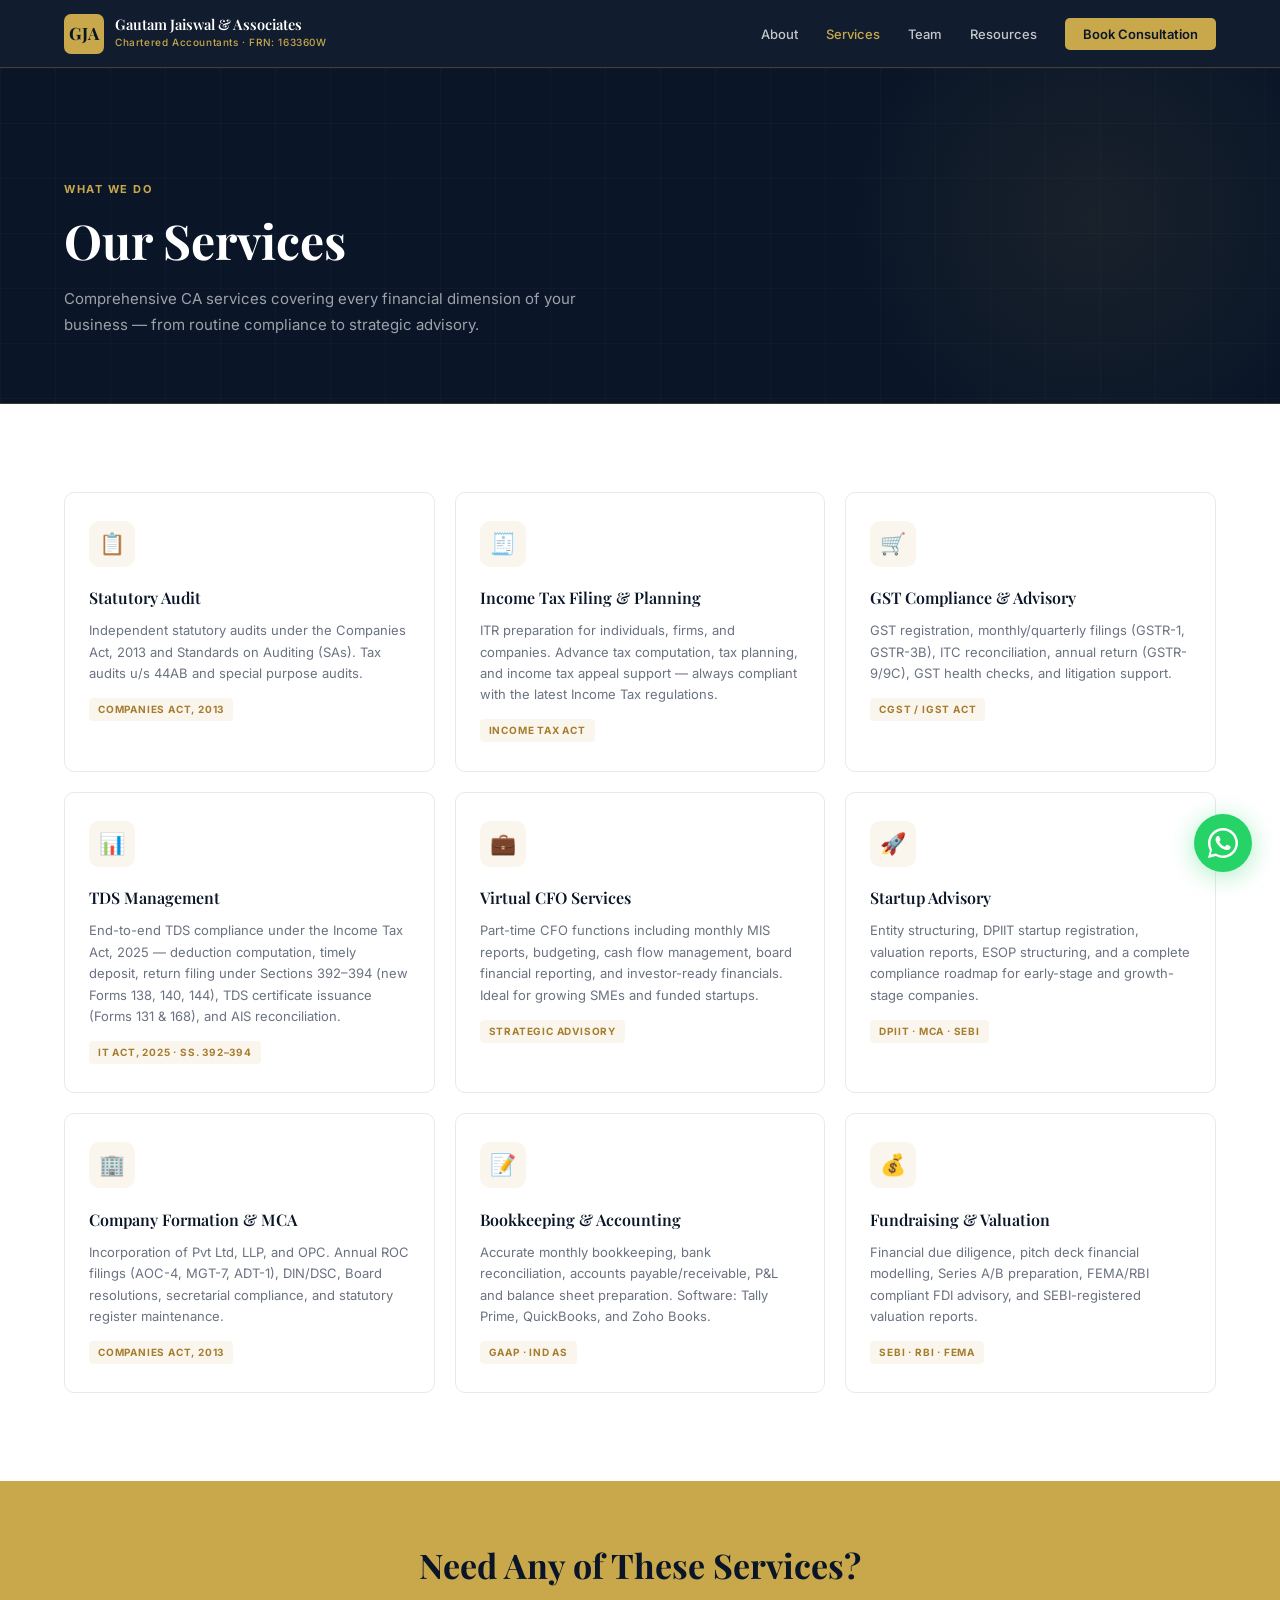
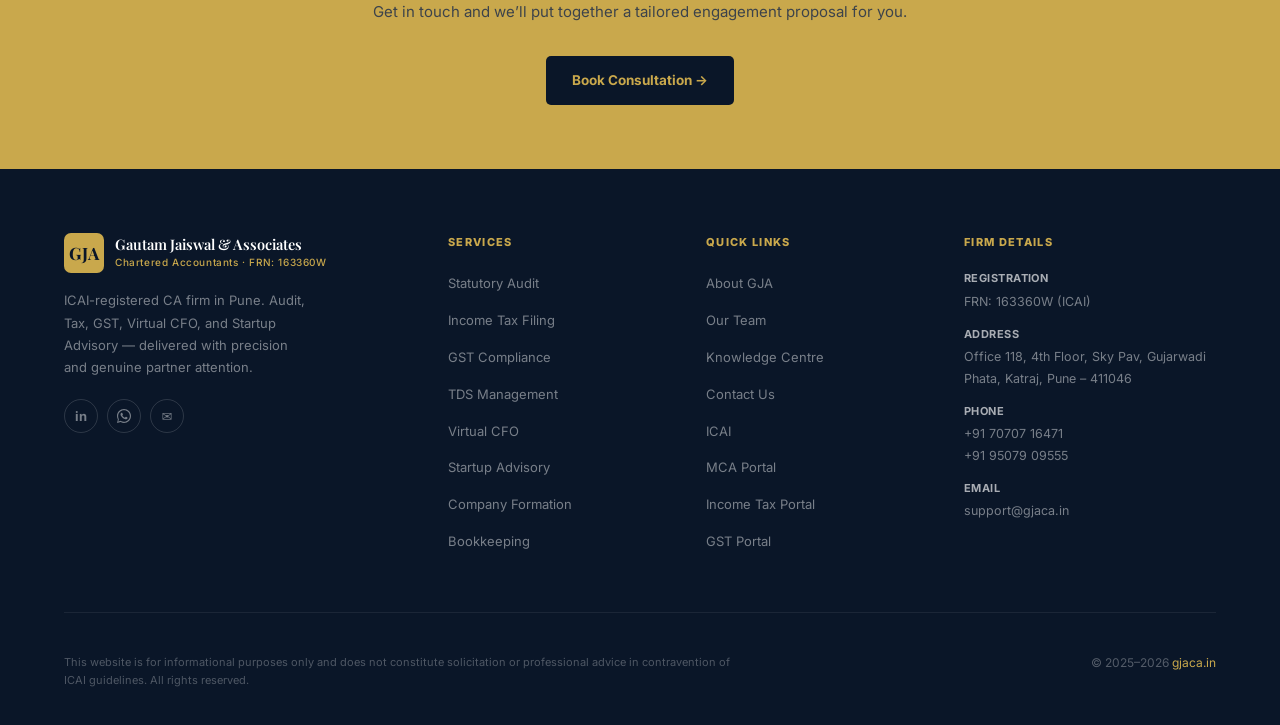
<file: services.html>
<!doctype html>
<html lang="en-IN">
  <head>
    <meta charset="UTF-8" />
    <meta name="viewport" content="width=device-width, initial-scale=1.0" />
    <title>
      CA Services in Pune — Audit, Tax, GST & Virtual CFO | Gautam Jaiswal &
      Associates
    </title>
    <link rel="icon" type="image/svg+xml" href="assets/ca.jpeg" />
    <meta
      name="description"
      content="Complete CA services in Pune: Statutory Audit, Income Tax, GST, TDS, Virtual CFO, Startup Advisory, Company Formation, Bookkeeping, and Fundraising. ICAI registered."
    />
    <meta name="robots" content="index, follow" />
    <link rel="canonical" href="https://gjaca.in/services.html" />
    <meta
      property="og:title"
      content="CA Services in Pune — Audit, Tax, GST & Virtual CFO | Gautam Jaiswal & Associates"
    />
    <meta
      property="og:description"
      content="Complete CA services in Pune: Statutory Audit, Income Tax, GST, TDS, Virtual CFO, Startup Advisory, Company Formation, Bookkeeping, and Fundraising. ICAI registered."
    />
    <meta property="og:url" content="https://gjaca.in/services.html" />
    <meta property="og:type" content="website" />
    <meta property="og:site_name" content="Gautam Jaiswal &amp; Associates" />
    <meta property="og:locale" content="en_IN" />
    <meta property="og:image" content="https://gjaca.in/assets/og-image.jpg" />
    <meta property="og:image:width" content="1200" />
    <meta property="og:image:height" content="630" />
    <meta name="twitter:card" content="summary_large_image" />
    <meta
      name="twitter:title"
      content="CA Services in Pune — Audit, Tax, GST &amp; Virtual CFO | Gautam Jaiswal &amp; Associates"
    />
    <meta
      name="twitter:description"
      content="Complete CA services in Pune: Statutory Audit, Income Tax, GST, TDS, Virtual CFO, Startup Advisory, Company Formation, Bookkeeping, and Fundraising. ICAI registered."
    />
    <meta name="twitter:image" content="https://gjaca.in/assets/og-image.jpg" />
    <link rel="sitemap" type="application/xml" href="/sitemap.xml" />
    <link rel="icon" type="image/svg+xml" href="assets/favicon.svg" />
    <meta name="theme-color" content="#0F1E3C" />
    <link rel="preconnect" href="https://fonts.googleapis.com" />
    <link rel="preconnect" href="https://fonts.gstatic.com" crossorigin />
    <link
      href="https://fonts.googleapis.com/css2?family=Playfair+Display:ital,wght@0,400;0,600;0,700;1,400&family=Inter:wght@300;400;500;600&display=swap"
      rel="stylesheet"
    />
    <link rel="stylesheet" href="css/global.css" />
    <link rel="stylesheet" href="css/services.css" />
    <link rel="stylesheet" href="css/responsive.css" />
    <!-- GA4: replace G-XXXXXXXXXX with your Measurement ID -->
    <script
      async
      src="https://www.googletagmanager.com/gtag/js?id=G-XXXXXXXXXX"
    ></script>
    <script>
      window.dataLayer = window.dataLayer || [];
      function gtag() {
        dataLayer.push(arguments);
      }
      gtag("js", new Date());
      gtag("config", "G-XXXXXXXXXX");
    </script>
    <script type="application/ld+json">
      {
        "@context": "https://schema.org",
        "@graph": [
          {
            "@type": "BreadcrumbList",
            "itemListElement": [
              {
                "@type": "ListItem",
                "position": 1,
                "name": "Home",
                "item": "https://gjaca.in/"
              },
              {
                "@type": "ListItem",
                "position": 2,
                "name": "Services",
                "item": "https://gjaca.in/services.html"
              }
            ]
          },
          {
            "@type": "CollectionPage",
            "url": "https://gjaca.in/services.html",
            "name": "CA Services in Pune",
            "inLanguage": "en-IN",
            "isPartOf": { "@id": "https://gjaca.in/#website" },
            "about": { "@id": "https://gjaca.in/#business" },
            "mainEntity": {
              "@type": "OfferCatalog",
              "name": "Chartered Accountancy Services",
              "provider": { "@id": "https://gjaca.in/#business" },
              "itemListElement": [
                {
                  "@type": "Offer",
                  "itemOffered": {
                    "@type": "Service",
                    "name": "Statutory Audit",
                    "areaServed": { "@type": "City", "name": "Pune" }
                  }
                },
                {
                  "@type": "Offer",
                  "itemOffered": {
                    "@type": "Service",
                    "name": "Income Tax Filing & Planning",
                    "areaServed": { "@type": "City", "name": "Pune" }
                  }
                },
                {
                  "@type": "Offer",
                  "itemOffered": {
                    "@type": "Service",
                    "name": "GST Compliance & Advisory",
                    "areaServed": { "@type": "City", "name": "Pune" }
                  }
                },
                {
                  "@type": "Offer",
                  "itemOffered": {
                    "@type": "Service",
                    "name": "TDS Management",
                    "areaServed": { "@type": "City", "name": "Pune" }
                  }
                },
                {
                  "@type": "Offer",
                  "itemOffered": {
                    "@type": "Service",
                    "name": "Virtual CFO Services",
                    "areaServed": { "@type": "City", "name": "Pune" }
                  }
                },
                {
                  "@type": "Offer",
                  "itemOffered": {
                    "@type": "Service",
                    "name": "Startup Advisory",
                    "areaServed": { "@type": "City", "name": "Pune" }
                  }
                },
                {
                  "@type": "Offer",
                  "itemOffered": {
                    "@type": "Service",
                    "name": "Company Formation / MCA",
                    "areaServed": { "@type": "City", "name": "Pune" }
                  }
                },
                {
                  "@type": "Offer",
                  "itemOffered": {
                    "@type": "Service",
                    "name": "Bookkeeping & Accounting",
                    "areaServed": { "@type": "City", "name": "Pune" }
                  }
                },
                {
                  "@type": "Offer",
                  "itemOffered": {
                    "@type": "Service",
                    "name": "Fundraising & Valuation",
                    "areaServed": { "@type": "City", "name": "Pune" }
                  }
                }
              ]
            }
          }
        ]
      }
    </script>
  </head>

  <body id="top">
    <div id="navbar"></div>

    <div class="page-hero">
      <div class="container">
        <span class="eyebrow">What We Do</span>
        <h1>Our Services</h1>
        <p>
          Comprehensive CA services covering every financial dimension of your
          business &mdash; from routine compliance to strategic advisory.
        </p>
      </div>
    </div>

    <section class="services-section">
      <div class="container">
        <div class="services-grid">
          <div class="svc-card reveal">
            <div class="svc-icon">&#128203;</div>
            <div class="svc-title">Statutory Audit</div>
            <div class="svc-desc">
              Independent statutory audits under the Companies Act, 2013 and
              Standards on Auditing (SAs). Tax audits u/s 44AB and special
              purpose audits.
            </div>
            <span class="svc-tag">Companies Act, 2013</span>
          </div>
          <div class="svc-card reveal reveal-d1">
            <div class="svc-icon">&#129534;</div>
            <div class="svc-title">Income Tax Filing &amp; Planning</div>
            <div class="svc-desc">
              ITR preparation for individuals, firms, and companies. Advance tax
              computation, tax planning, and income tax appeal support &mdash;
              always compliant with the latest Income Tax regulations.
            </div>
            <span class="svc-tag">Income Tax Act</span>
          </div>
          <div class="svc-card reveal reveal-d2">
            <div class="svc-icon">&#128722;</div>
            <div class="svc-title">GST Compliance &amp; Advisory</div>
            <div class="svc-desc">
              GST registration, monthly/quarterly filings (GSTR-1, GSTR-3B), ITC
              reconciliation, annual return (GSTR-9/9C), GST health checks, and
              litigation support.
            </div>
            <span class="svc-tag">CGST / IGST Act</span>
          </div>
          <div class="svc-card reveal">
            <div class="svc-icon">&#128202;</div>
            <div class="svc-title">TDS Management</div>
            <div class="svc-desc">
              End-to-end TDS compliance under the Income Tax Act, 2025 &mdash;
              deduction computation, timely deposit, return filing under
              Sections 392&ndash;394 (new Forms 138, 140, 144), TDS certificate
              issuance (Forms 131 &amp; 168), and AIS reconciliation.
            </div>
            <span class="svc-tag">IT Act, 2025 &middot; Ss. 392&ndash;394</span>
          </div>
          <div class="svc-card reveal reveal-d1">
            <div class="svc-icon">&#128188;</div>
            <div class="svc-title">Virtual CFO Services</div>
            <div class="svc-desc">
              Part-time CFO functions including monthly MIS reports, budgeting,
              cash flow management, board financial reporting, and
              investor-ready financials. Ideal for growing SMEs and funded
              startups.
            </div>
            <span class="svc-tag">Strategic Advisory</span>
          </div>
          <div class="svc-card reveal reveal-d2">
            <div class="svc-icon">&#128640;</div>
            <div class="svc-title">Startup Advisory</div>
            <div class="svc-desc">
              Entity structuring, DPIIT startup registration, valuation reports,
              ESOP structuring, and a complete compliance roadmap for
              early-stage and growth-stage companies.
            </div>
            <span class="svc-tag">DPIIT &middot; MCA &middot; SEBI</span>
          </div>
          <div class="svc-card reveal">
            <div class="svc-icon">&#127970;</div>
            <div class="svc-title">Company Formation &amp; MCA</div>
            <div class="svc-desc">
              Incorporation of Pvt Ltd, LLP, and OPC. Annual ROC filings (AOC-4,
              MGT-7, ADT-1), DIN/DSC, Board resolutions, secretarial compliance,
              and statutory register maintenance.
            </div>
            <span class="svc-tag">Companies Act, 2013</span>
          </div>
          <div class="svc-card reveal reveal-d1">
            <div class="svc-icon">&#128221;</div>
            <div class="svc-title">Bookkeeping &amp; Accounting</div>
            <div class="svc-desc">
              Accurate monthly bookkeeping, bank reconciliation, accounts
              payable/receivable, P&amp;L and balance sheet preparation.
              Software: Tally Prime, QuickBooks, and Zoho Books.
            </div>
            <span class="svc-tag">GAAP &middot; Ind AS</span>
          </div>
          <div class="svc-card reveal reveal-d2">
            <div class="svc-icon">&#128176;</div>
            <div class="svc-title">Fundraising &amp; Valuation</div>
            <div class="svc-desc">
              Financial due diligence, pitch deck financial modelling, Series
              A/B preparation, FEMA/RBI compliant FDI advisory, and
              SEBI-registered valuation reports.
            </div>
            <span class="svc-tag">SEBI &middot; RBI &middot; FEMA</span>
          </div>
        </div>
      </div>
    </section>

    <div class="cta-banner">
      <div class="container">
        <h2>Need Any of These Services?</h2>
        <p>
          Get in touch and we&rsquo;ll put together a tailored engagement
          proposal for you.
        </p>
        <a href="contact.html" class="btn-navy">Book Consultation &rarr;</a>
      </div>
    </div>

    <div id="footer"></div>

    <div id="whatsapp"></div>
    <div id="backTopContainer"></div>
    <script src="js/layout.js" defer></script>
    <script src="js/global.js" defer></script>
  </body>
</html>
</file>
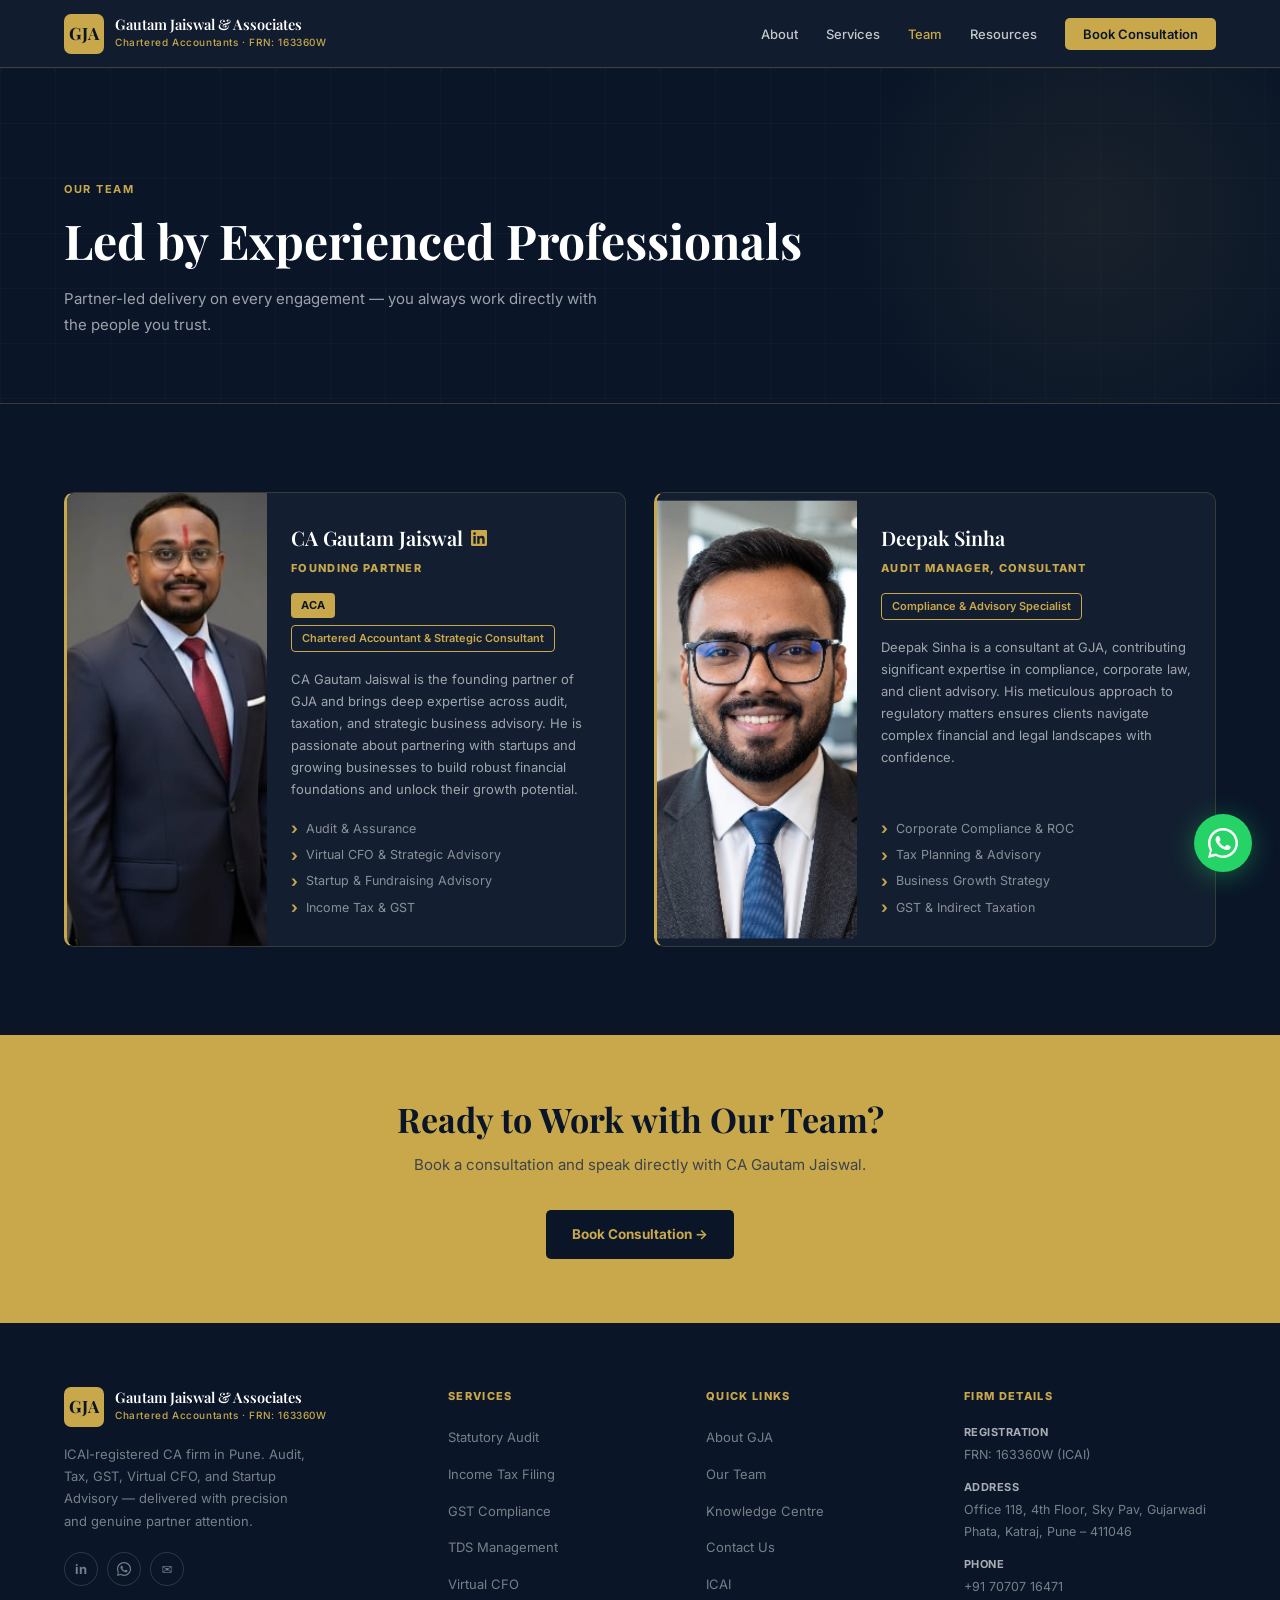
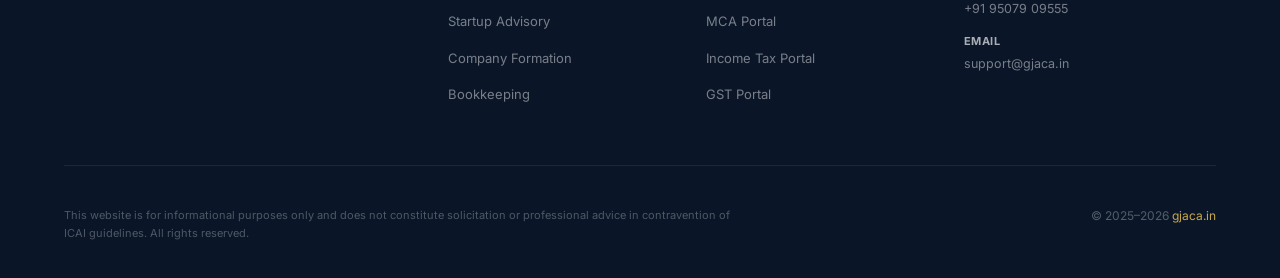
<file: team.html>
<!doctype html>
<html lang="en-IN">
  <head>
    <meta charset="UTF-8" />
    <meta name="viewport" content="width=device-width, initial-scale=1.0" />
    <title>
      Our Team — Chartered Accountants in Pune | Gautam Jaiswal & Associates
    </title>
    <link rel="icon" type="image/svg+xml" href="assets/ca.jpeg" />
    <meta
      name="description"
      content="Meet CA Gautam Jaiswal (Founding Partner) and Deepak Sinha (Audit Manager) — the experienced professionals behind GJA, Pune."
    />
    <meta name="robots" content="index, follow" />
    <link rel="canonical" href="https://gjaca.in/team.html" />
    <meta
      property="og:title"
      content="Our Team — Chartered Accountants in Pune | Gautam Jaiswal & Associates"
    />
    <meta
      property="og:description"
      content="Meet CA Gautam Jaiswal (Founding Partner) and Deepak Sinha (Audit Manager) — the experienced professionals behind GJA, Pune."
    />
    <meta property="og:url" content="https://gjaca.in/team.html" />
    <meta property="og:type" content="website" />
    <meta property="og:site_name" content="Gautam Jaiswal &amp; Associates" />
    <meta property="og:locale" content="en_IN" />
    <meta property="og:image" content="https://gjaca.in/assets/og-image.jpg" />
    <meta property="og:image:width" content="1200" />
    <meta property="og:image:height" content="630" />
    <meta name="twitter:card" content="summary_large_image" />
    <meta
      name="twitter:title"
      content="Our Team — Chartered Accountants in Pune | Gautam Jaiswal &amp; Associates"
    />
    <meta
      name="twitter:description"
      content="Meet CA Gautam Jaiswal (Founding Partner) and Deepak Sinha (Audit Manager) — the experienced professionals behind GJA, Pune."
    />
    <meta name="twitter:image" content="https://gjaca.in/assets/og-image.jpg" />
    <link rel="sitemap" type="application/xml" href="/sitemap.xml" />
    <link rel="icon" type="image/svg+xml" href="assets/favicon.svg" />
    <meta name="theme-color" content="#0F1E3C" />
    <link rel="preconnect" href="https://fonts.googleapis.com" />
    <link rel="preconnect" href="https://fonts.gstatic.com" crossorigin />
    <link
      href="https://fonts.googleapis.com/css2?family=Playfair+Display:ital,wght@0,400;0,600;0,700;1,400&family=Inter:wght@300;400;500;600&display=swap"
      rel="stylesheet"
    />
    <link rel="stylesheet" href="css/global.css" />
    <link rel="stylesheet" href="css/team.css" />
    <link rel="stylesheet" href="css/responsive.css" />
    <!-- GA4: replace G-XXXXXXXXXX with your Measurement ID -->
    <script
      async
      src="https://www.googletagmanager.com/gtag/js?id=G-XXXXXXXXXX"
    ></script>
    <script>
      window.dataLayer = window.dataLayer || [];
      function gtag() {
        dataLayer.push(arguments);
      }
      gtag("js", new Date());
      gtag("config", "G-XXXXXXXXXX");
    </script>
    <script type="application/ld+json">
      {
        "@context": "https://schema.org",
        "@graph": [
          {
            "@type": "BreadcrumbList",
            "itemListElement": [
              {
                "@type": "ListItem",
                "position": 1,
                "name": "Home",
                "item": "https://gjaca.in/"
              },
              {
                "@type": "ListItem",
                "position": 2,
                "name": "Team",
                "item": "https://gjaca.in/team.html"
              }
            ]
          },
          {
            "@type": "Person",
            "name": "Gautam Jaiswal",
            "honorificPrefix": "CA",
            "jobTitle": "Founding Partner",
            "worksFor": { "@id": "https://gjaca.in/#business" },
            "image": "https://gjaca.in/assets/gautam-jaiswal.png",
            "url": "https://gjaca.in/team.html"
          },
          {
            "@type": "Person",
            "name": "Deepak Sinha",
            "jobTitle": "Audit Manager & Consultant",
            "worksFor": { "@id": "https://gjaca.in/#business" },
            "image": "https://gjaca.in/assets/deepak-sinha.png",
            "url": "https://gjaca.in/team.html"
          }
        ]
      }
    </script>
  </head>

  <body id="top">
    <div id="navbar"></div>

    <div class="page-hero">
      <div class="container">
        <span class="eyebrow">Our Team</span>
        <h1>Led by Experienced Professionals</h1>
        <p>
          Partner-led delivery on every engagement &mdash; you always work
          directly with the people you trust.
        </p>
      </div>
    </div>

    <section class="team-section">
      <div class="container">
        <div class="team-grid">
          <div class="team-card reveal">
            <div class="team-photo-col">
              <img
                src="assets/gautam-jaiswal.png"
                alt="CA Gautam Jaiswal — Founding Partner, Gautam Jaiswal &amp; Associates"
                class="team-photo"
              />
            </div>
            <div class="team-info">
              <div class="team-name">
                <a
                  href="https://www.linkedin.com/in/cagautamjaiswal"
                  target="_blank"
                  rel="noopener"
                  style="
                    color: var(--white);
                    display: flex;
                    align-items: center;
                    gap: 8px;
                  "
                  >CA Gautam Jaiswal
                  <svg
                    width="16"
                    height="16"
                    viewBox="0 0 24 24"
                    fill="var(--gold)"
                  >
                    <path
                      d="M20.447 20.452h-3.554v-5.569c0-1.328-.027-3.037-1.852-3.037-1.853 0-2.136 1.445-2.136 2.939v5.667H9.351V9h3.414v1.561h.046c.477-.9 1.637-1.85 3.37-1.85 3.601 0 4.267 2.37 4.267 5.455v6.286zM5.337 7.433a2.062 2.062 0 01-2.063-2.065 2.064 2.064 0 112.063 2.065zm1.782 13.019H3.555V9h3.564v11.452zM22.225 0H1.771C.792 0 0 .774 0 1.729v20.542C0 23.227.792 24 1.771 24h20.451C23.2 24 24 23.227 24 22.271V1.729C24 .774 23.2 0 22.222 0h.003z"
                    /></svg
                ></a>
              </div>
              <div class="team-role">Founding Partner</div>
              <div class="team-badges">
                <span class="team-badge-solid">ACA</span>
                <span class="team-badge-outline"
                  >Chartered Accountant &amp; Strategic Consultant</span
                >
              </div>
              <p class="team-bio">
                CA Gautam Jaiswal is the founding partner of GJA and brings deep
                expertise across audit, taxation, and strategic business
                advisory. He is passionate about partnering with startups and
                growing businesses to build robust financial foundations and
                unlock their growth potential.
              </p>
              <ul class="team-list">
                <li>Audit &amp; Assurance</li>
                <li>Virtual CFO &amp; Strategic Advisory</li>
                <li>Startup &amp; Fundraising Advisory</li>
                <li>Income Tax &amp; GST</li>
              </ul>
            </div>
          </div>

          <div class="team-card reveal reveal-d2">
            <div class="team-photo-col">
              <img
                src="assets/deepak-sinha.png"
                alt="Deepak Sinha — Audit Manager &amp; Consultant, Gautam Jaiswal &amp; Associates"
                class="team-photo"
              />
            </div>
            <div class="team-info">
              <div class="team-name">Deepak Sinha</div>
              <div class="team-role">Audit Manager, Consultant</div>
              <div class="team-badges">
                <span class="team-badge-outline"
                  >Compliance &amp; Advisory Specialist</span
                >
              </div>
              <p class="team-bio">
                Deepak Sinha is a consultant at GJA, contributing significant
                expertise in compliance, corporate law, and client advisory. His
                meticulous approach to regulatory matters ensures clients
                navigate complex financial and legal landscapes with confidence.
              </p>
              <ul class="team-list">
                <li>Corporate Compliance &amp; ROC</li>
                <li>Tax Planning &amp; Advisory</li>
                <li>Business Growth Strategy</li>
                <li>GST &amp; Indirect Taxation</li>
              </ul>
            </div>
          </div>
        </div>
      </div>
    </section>

    <div class="cta-banner">
      <div class="container">
        <h2>Ready to Work with Our Team?</h2>
        <p>Book a consultation and speak directly with CA Gautam Jaiswal.</p>
        <a href="contact.html" class="btn-navy">Book Consultation &rarr;</a>
      </div>
    </div>

    <div id="footer"></div>

    <div id="whatsapp"></div>
    <div id="backTopContainer"></div>
    <script src="js/layout.js" defer></script>
    <script src="js/global.js" defer></script>
  </body>
</html>
</file>
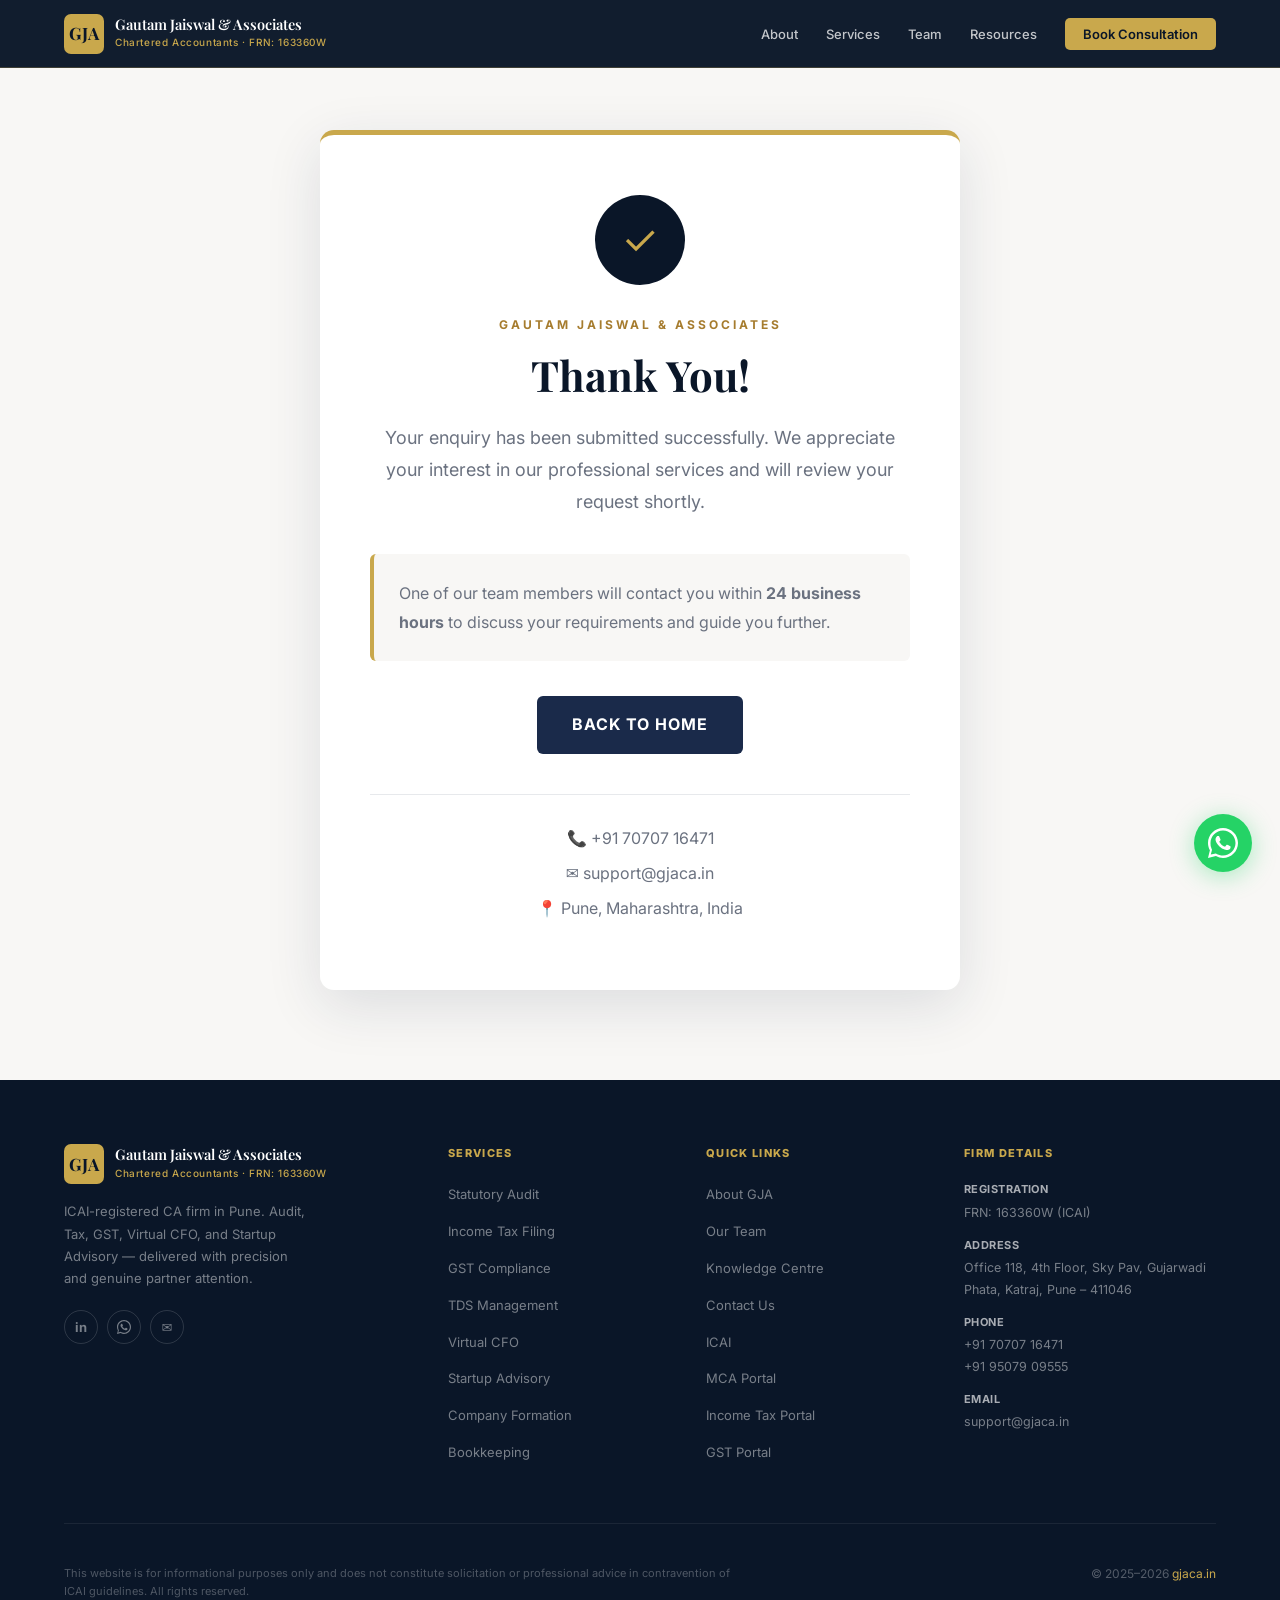
<file: thank-you.html>
<!doctype html>
<html lang="en-IN">
  <head>
    <meta charset="UTF-8" />
    <meta name="viewport" content="width=device-width, initial-scale=1.0" />
    <meta name="robots" content="noindex, follow" />
    <title>Thank You | Gautam Jaiswal & Associates</title>
    <link rel="icon" type="image/svg+xml" href="assets/ca.jpeg" />
    <link rel="preconnect" href="https://fonts.googleapis.com" />
    <link rel="preconnect" href="https://fonts.gstatic.com" crossorigin />
    <link
      href="https://fonts.googleapis.com/css2?family=Playfair+Display:ital,wght@0,400;0,600;0,700;1,400&family=Inter:wght@300;400;500;600&display=swap"
      rel="stylesheet"
    />
    <!-- global.css first (base + nav/footer), then page-specific overrides -->
    <link rel="stylesheet" href="css/global.css" />
    <link rel="stylesheet" href="css/thank-you.css" />
    <link rel="stylesheet" href="css/responsive.css" />
    <link rel="icon" type="image/svg+xml" href="assets/favicon.svg" />
    <meta name="theme-color" content="#0F1E3C" />
  </head>

  <body id="top">
    <div id="navbar"></div>

    <section class="thank-you-section">
      <div class="thank-you-card">
        <div class="success-icon">&#10003;</div>

        <div class="company-name">Gautam Jaiswal &amp; Associates</div>

        <h1>Thank You!</h1>

        <p class="message">
          Your enquiry has been submitted successfully. We appreciate your
          interest in our professional services and will review your request
          shortly.
        </p>

        <div class="info-box">
          <p>
            One of our team members will contact you within
            <strong>24 business hours</strong> to discuss your requirements and
            guide you further.
          </p>
        </div>

        <a href="index.html" class="btn-home">Back to Home</a>

        <div class="contact-details">
          <p><strong>&#128222;</strong> +91 70707 16471</p>
          <p><strong>&#9993;</strong> support@gjaca.in</p>
          <p><strong>&#128205;</strong> Pune, Maharashtra, India</p>
        </div>
      </div>
    </section>

    <div id="footer"></div>
    <div id="whatsapp"></div>
    <div id="backTopContainer"></div>

    <script src="js/layout.js" defer></script>
    <script src="js/global.js" defer></script>
    <script>
      // Replace the history entry so the back button doesn't re-trigger the form submit.
      if (window.history.replaceState) {
        window.history.replaceState(null, "", window.location.href);
      }
    </script>
  </body>
</html>
</file>
<file: css/global.css>
/* ============================================================
   GLOBAL.CSS — Gautam Jaiswal & Associates | gjaca.in
   Shared across all pages: variables, reset, nav, footer,
   buttons, typography utilities, WhatsApp FAB, animations
   ============================================================ */

/* ── Variables ─────────────────────────────────────────────── */
:root {
  --navy-dark: #0a1628;
  --navy: #1a2a4a;
  --navy-mid: #243552;
  --navy-light: #2e4269;
  --gold: #c9a84c;
  --gold-light: #e8d5a3;
  --gold-dark: #a67c2e;
  --white: #ffffff;
  --off-white: #f8f7f5;
  --text-dark: #111827;
  --text-muted: #6b7280;
  --border-gold: rgba(201, 168, 76, 0.25);
  --border-navy: rgba(26, 42, 74, 0.1);
  --shadow-sm: 0 2px 8px rgba(26, 42, 74, 0.06);
  --shadow-md: 0 8px 32px rgba(26, 42, 74, 0.08);
  --shadow-lg: 0 16px 56px rgba(26, 42, 74, 0.12);
}

/* ── Reset ─────────────────────────────────────────────────── */
*,
*::before,
*::after {
  box-sizing: border-box;
  margin: 0;
  padding: 0;
}
html {
  scroll-behavior: smooth;
}
body {
  font-family: "Inter", system-ui, sans-serif;
  color: var(--text-dark);
  background: var(--white);
  line-height: 1.7;
  overflow-x: hidden;
  -webkit-font-smoothing: antialiased;
}
h1,
h2,
h3,
h4 {
  font-family: "Playfair Display", Georgia, serif;
  line-height: 1.22;
}
img {
  display: block;
  max-width: 100%;
}
a {
  text-decoration: none;
}

/* ── Layout utilities ──────────────────────────────────────── */
.container {
  max-width: 1180px;
  margin: 0 auto;
  width: 100%;
}
section {
  padding: 5.5rem 5%;
}

.eyebrow {
  display: block;
  font-size: 11px;
  font-weight: 700;
  letter-spacing: 0.14em;
  text-transform: uppercase;
  color: var(--gold);
  margin-bottom: 0.8rem;
}
.section-title {
  font-size: clamp(26px, 3.5vw, 40px);
  color: var(--navy-dark);
  margin-bottom: 1rem;
}
.section-sub {
  font-size: 15px;
  color: var(--text-muted);
  max-width: 580px;
  line-height: 1.75;
}
.section-header {
  margin-bottom: 3.5rem;
}
.section-header-center {
  text-align: center;
}
.section-header-center .section-sub {
  margin: 0 auto;
}

/* ── Buttons ───────────────────────────────────────────────── */
.btn-gold {
  display: inline-flex;
  align-items: center;
  gap: 8px;
  background: var(--gold);
  color: var(--navy-dark);
  padding: 13px 26px;
  border-radius: 5px;
  font-weight: 700;
  font-size: 13.5px;
  transition:
    background 0.2s,
    transform 0.15s;
}
.btn-gold:hover {
  background: var(--gold-light);
  transform: translateY(-2px);
}

.btn-ghost {
  display: inline-flex;
  align-items: center;
  gap: 8px;
  border: 1.5px solid rgba(255, 255, 255, 0.3);
  color: var(--white);
  padding: 13px 26px;
  border-radius: 5px;
  font-weight: 500;
  font-size: 13.5px;
  transition:
    border-color 0.2s,
    color 0.2s;
}
.btn-ghost:hover {
  border-color: var(--gold);
  color: var(--gold);
}

.btn-navy {
  display: inline-flex;
  align-items: center;
  gap: 8px;
  background: var(--navy-dark);
  color: var(--gold);
  padding: 13px 26px;
  border-radius: 5px;
  font-weight: 700;
  font-size: 13.5px;
  transition: background 0.2s;
}
.btn-navy:hover {
  background: var(--navy-mid);
}

/* ── Scroll Reveal ─────────────────────────────────────────── */
.reveal {
  opacity: 0;
  transform: translateY(22px);
  transition:
    opacity 0.6s ease,
    transform 0.6s ease;
}
.reveal.visible {
  opacity: 1;
  transform: none;
}
.reveal-d1 {
  transition-delay: 0.1s;
}
.reveal-d2 {
  transition-delay: 0.2s;
}
.reveal-d3 {
  transition-delay: 0.3s;
}
.reveal-d4 {
  transition-delay: 0.4s;
}
@media (prefers-reduced-motion: reduce) {
  .reveal {
    opacity: 1;
    transform: none;
    transition: none;
  }
}

/* ── Navigation ────────────────────────────────────────────── */
nav {
  position: fixed;
  top: 0;
  left: 0;
  right: 0;
  z-index: 1000;
  height: 68px;
  display: flex;
  align-items: center;
  justify-content: space-between;
  padding: 0 5%;
  background: rgba(10, 22, 40, 0.97);
  backdrop-filter: blur(14px);
  -webkit-backdrop-filter: blur(14px);
  border-bottom: 1px solid var(--border-gold);
  transition: box-shadow 0.3s;
}
nav.scrolled {
  box-shadow: 0 4px 28px rgba(0, 0, 0, 0.28);
}

.nav-brand {
  display: flex;
  align-items: center;
  gap: 11px;
}
.nav-brand-icon {
  width: 40px;
  height: 40px;
  background: var(--gold);
  border-radius: 7px;
  display: flex;
  align-items: center;
  justify-content: center;
  font-family: "Playfair Display", serif;
  font-weight: 700;
  font-size: 17px;
  color: var(--navy-dark);
  flex-shrink: 0;
}
.nav-brand-name {
  font-family: "Playfair Display", serif;
  font-size: 14.5px;
  color: var(--white);
  font-weight: 600;
  line-height: 1.2;
}
.nav-brand-sub {
  font-size: 10px;
  color: var(--gold);
  letter-spacing: 0.06em;
  font-weight: 500;
  display: block;
  margin-top: 1px;
}
.nav-links {
  display: flex;
  align-items: center;
  gap: 1.75rem;
  list-style: none;
}
.nav-links a {
  font-size: 13px;
  font-weight: 500;
  color: rgba(255, 255, 255, 0.75);
  transition: color 0.2s;
}
.nav-links a:hover,
.nav-links a.active {
  color: var(--gold);
}
.nav-links .nav-cta {
  background: var(--gold);
  color: var(--navy-dark) !important;
  padding: 8px 18px;
  border-radius: 5px;
  font-weight: 600 !important;
  transition:
    background 0.2s,
    transform 0.15s;
}
.nav-links .nav-cta:hover {
  background: var(--gold-light);
  transform: translateY(-1px);
}

.hamburger {
  display: none;
  flex-direction: column;
  gap: 5px;
  cursor: pointer;
  background: none;
  border: none;
  padding: 4px;
}
.hamburger span {
  display: block;
  width: 22px;
  height: 2px;
  background: var(--white);
  border-radius: 2px;
  transition:
    transform 0.28s,
    opacity 0.28s;
}
.hamburger.open span:nth-child(1) {
  transform: translateY(7px) rotate(45deg);
}
.hamburger.open span:nth-child(2) {
  opacity: 0;
}
.hamburger.open span:nth-child(3) {
  transform: translateY(-7px) rotate(-45deg);
}

.mobile-menu {
  display: none;
  flex-direction: column;
  position: fixed;
  top: 68px;
  left: 0;
  right: 0;
  background: var(--navy-dark);
  border-bottom: 1px solid var(--border-gold);
  padding: 1.25rem 5%;
  z-index: 999;
}
.mobile-menu.open {
  display: flex;
}
.mobile-menu a {
  display: block;
  color: rgba(255, 255, 255, 0.8);
  font-size: 15px;
  font-weight: 500;
  padding: 0.9rem 0;
  border-bottom: 1px solid rgba(255, 255, 255, 0.07);
  transition: color 0.2s;
}
.mobile-menu a:last-child {
  border-bottom: none;
  color: var(--gold);
  font-weight: 600;
}
.mobile-menu a:hover {
  color: var(--gold);
}

/* ── Page Hero (inner pages) ───────────────────────────────── */
.page-hero {
  background-color: var(--navy-dark);
  background-image:
    linear-gradient(rgba(255, 255, 255, 0.02) 1px, transparent 1px),
    linear-gradient(90deg, rgba(255, 255, 255, 0.02) 1px, transparent 1px);
  background-size: 55px 55px;
  padding: 7rem 5% 4rem;
  margin-top: 68px;
  position: relative;
  overflow: hidden;
  border-bottom: 1px solid var(--border-gold);
}
.page-hero::before {
  content: "";
  position: absolute;
  top: -30%;
  right: -5%;
  width: 500px;
  height: 500px;
  border-radius: 50%;
  background: radial-gradient(
    circle,
    rgba(201, 168, 76, 0.08) 0%,
    transparent 70%
  );
  pointer-events: none;
}
.page-hero .eyebrow {
  color: var(--gold);
}
.page-hero h1 {
  font-size: clamp(28px, 4vw, 48px);
  color: var(--white);
  margin-bottom: 1rem;
}
.page-hero p {
  font-size: 15px;
  color: rgba(255, 255, 255, 0.6);
  max-width: 540px;
  line-height: 1.75;
}

/* ── CTA Banner ────────────────────────────────────────────── */
.cta-banner {
  background: var(--gold);
  padding: 4rem 5%;
  text-align: center;
}
.cta-banner h2 {
  font-size: clamp(22px, 3vw, 34px);
  color: var(--navy-dark);
  margin-bottom: 0.75rem;
}
.cta-banner p {
  font-size: 15px;
  color: var(--navy);
  margin-bottom: 2rem;
  opacity: 0.8;
}
.cta-banner .btn-navy {
  margin: 0 auto;
}

/* ── Trust Bar ─────────────────────────────────────────────── */
.trust-bar {
  background: var(--off-white);
  border-bottom: 1px solid var(--border-navy);
  padding: 1.25rem 5%;
}
.trust-inner {
  max-width: 1180px;
  margin: 0 auto;
  display: flex;
  align-items: center;
  justify-content: center;
  gap: 2.5rem;
  flex-wrap: wrap;
}
.trust-item {
  display: flex;
  align-items: center;
  gap: 8px;
  font-size: 12.5px;
  font-weight: 600;
  color: var(--navy);
}

/* ── Footer ─────────────────────────────────────────────────── */
footer {
  background: var(--navy-dark);
  padding: 4rem 5% 2.25rem;
}
.footer-grid {
  display: grid;
  grid-template-columns: 1.6fr 1fr 1fr 1.2fr;
  gap: 3rem;
  padding-bottom: 3rem;
  margin-bottom: 2.5rem;
  border-bottom: 1px solid rgba(255, 255, 255, 0.07);
}
.footer-brand-text {
  font-size: 13px;
  color: rgba(255, 255, 255, 0.45);
  line-height: 1.72;
  max-width: 250px;
  margin-top: 1rem;
}
.footer-social {
  display: flex;
  gap: 9px;
  margin-top: 1.25rem;
}
.fsoc {
  width: 34px;
  height: 34px;
  border-radius: 50%;
  border: 1px solid rgba(255, 255, 255, 0.14);
  display: flex;
  align-items: center;
  justify-content: center;
  font-size: 13px;
  font-weight: 700;
  color: rgba(255, 255, 255, 0.45);
  transition:
    border-color 0.2s,
    color 0.2s;
}
.fsoc:hover {
  border-color: var(--gold);
  color: var(--gold);
}
.footer-col-title {
  font-size: 11px;
  font-weight: 800;
  letter-spacing: 0.12em;
  text-transform: uppercase;
  color: var(--gold);
  margin-bottom: 1.1rem;
}
.footer-links {
  list-style: none;
}
.footer-links li {
  margin-bottom: 0.6rem;
}
.footer-links a {
  font-size: 13px;
  color: rgba(255, 255, 255, 0.45);
  transition: color 0.2s;
}
.footer-links a:hover {
  color: var(--gold);
}
.footer-reg {
  font-size: 12.5px;
  color: rgba(255, 255, 255, 0.45);
  line-height: 1.75;
}
.footer-reg strong {
  color: rgba(255, 255, 255, 0.65);
  display: block;
  margin-top: 0.75rem;
  margin-bottom: 2px;
  font-size: 11px;
  letter-spacing: 0.04em;
  text-transform: uppercase;
}
.footer-reg a {
  color: rgba(255, 255, 255, 0.45);
  transition: color 0.2s;
}
.footer-reg a:hover {
  color: var(--gold);
}
.footer-bottom {
  display: flex;
  align-items: flex-start;
  justify-content: space-between;
  gap: 1.5rem;
  flex-wrap: wrap;
}
.footer-disclaimer {
  font-size: 11px;
  color: rgba(255, 255, 255, 0.28);
  line-height: 1.65;
  max-width: 680px;
}
.footer-copy {
  font-size: 12px;
  color: rgba(255, 255, 255, 0.3);
  white-space: nowrap;
  flex-shrink: 0;
}
.footer-copy a {
  color: var(--gold);
}

/* ── WhatsApp FAB ─────────────────────────────────────────── */
.wa-fab {
  position: fixed;
  bottom: 28px;
  right: 28px;
  z-index: 1100;
  width: 58px;
  height: 58px;
  border-radius: 50%;
  background: #25d366;
  display: flex;
  align-items: center;
  justify-content: center;
  box-shadow: 0 4px 24px rgba(37, 211, 102, 0.38);
  transition:
    transform 0.22s,
    box-shadow 0.22s;
}
.wa-fab:hover {
  transform: scale(1.12);
  box-shadow: 0 6px 32px rgba(37, 211, 102, 0.48);
}
.wa-fab svg {
  width: 30px;
  height: 30px;
}
.wa-tip {
  position: absolute;
  right: 70px;
  background: var(--navy-dark);
  color: var(--white);
  font-size: 12px;
  font-weight: 600;
  white-space: nowrap;
  padding: 7px 13px;
  border-radius: 7px;
  opacity: 0;
  pointer-events: none;
  transition: opacity 0.2s;
}
.wa-tip::after {
  content: "";
  position: absolute;
  left: 100%;
  top: 50%;
  transform: translateY(-50%);
  border: 5px solid transparent;
  border-left-color: var(--navy-dark);
}
.wa-fab:hover .wa-tip {
  opacity: 1;
}

/* ── Back to Top ───────────────────────────────────────────── */
.back-top {
  position: fixed;
  bottom: 96px;
  right: 28px;
  z-index: 1100;
  width: 42px;
  height: 42px;
  border-radius: 50%;
  background: var(--navy-dark);
  border: 1.5px solid var(--border-gold);
  color: var(--gold);
  display: flex;
  align-items: center;
  justify-content: center;
  font-size: 18px;
  opacity: 0;
  pointer-events: none;
  transition: opacity 0.3s;
}
.back-top.show {
  opacity: 1;
  pointer-events: all;
}
.back-top:hover {
  background: var(--navy-mid);
}

/* ── Responsive (global) ───────────────────────────────────── */
@media (max-width: 860px) {
  .footer-grid {
    grid-template-columns: 1fr 1fr;
    gap: 2rem;
  }
}
@media (max-width: 620px) {
  section {
    padding: 3.75rem 4%;
  }
  .nav-links {
    display: none;
  }
  .hamburger {
    display: flex;
  }
  .footer-grid {
    grid-template-columns: 1fr;
  }
  .footer-bottom {
    flex-direction: column;
  }
  .trust-inner {
    gap: 1.25rem;
    justify-content: flex-start;
  }
  .page-hero {
    padding: 5.5rem 4% 3rem;
  }
}
</file>
<file: css/home.css>
/* ============================================================
   HOME.CSS — index.html only
   Hero, ticker, featured services, why GJA, CTA
   ============================================================ */

/* ── Ticker ─────────────────────────────────────────────────── */
.ticker-wrap {
  background: var(--gold);
  height: 36px;
  overflow: hidden;
  display: flex;
  align-items: center;
  margin-top: 68px;
}
.ticker-track {
  display: flex;
  white-space: nowrap;
  animation: ticker 35s linear infinite;
  will-change: transform;
}
.ticker-item {
  display: flex;
  align-items: center;
  gap: 2.5rem;
  font-size: 11px;
  font-weight: 700;
  letter-spacing: 0.12em;
  text-transform: uppercase;
  color: var(--navy-dark);
  padding: 0 2.5rem;
}
.ticker-item::after {
  content: "◆";
  font-size: 7px;
  opacity: 0.45;
}
@keyframes ticker {
  0% {
    transform: translateX(0);
  }
  100% {
    transform: translateX(-50%);
  }
}

/* ── Hero ────────────────────────────────────────────────────── */
.hero {
  min-height: calc(100vh - 104px);
  background-color: var(--navy-dark);
  background-image:
    linear-gradient(rgba(255, 255, 255, 0.02) 1px, transparent 1px),
    linear-gradient(90deg, rgba(255, 255, 255, 0.02) 1px, transparent 1px);
  background-size: 55px 55px;
  display: flex;
  align-items: center;
  padding: 5rem 5%;
  position: relative;
  overflow: hidden;
}
.hero::before {
  content: "";
  position: absolute;
  top: -30%;
  right: -8%;
  width: 650px;
  height: 650px;
  border-radius: 50%;
  background: radial-gradient(
    circle,
    rgba(201, 168, 76, 0.09) 0%,
    transparent 70%
  );
  pointer-events: none;
}
.hero::after {
  content: "";
  position: absolute;
  bottom: 0;
  left: 0;
  right: 0;
  height: 1px;
  background: var(--border-gold);
}
.hero-grid {
  display: grid;
  grid-template-columns: 1fr 420px;
  gap: 4rem;
  align-items: center;
  max-width: 1180px;
  margin: 0 auto;
  width: 100%;
}
.hero-tag {
  display: inline-flex;
  align-items: center;
  gap: 8px;
  background: rgba(201, 168, 76, 0.12);
  border: 1px solid rgba(201, 168, 76, 0.3);
  border-radius: 24px;
  padding: 6px 14px;
  font-size: 11.5px;
  font-weight: 600;
  color: var(--gold);
  letter-spacing: 0.04em;
  margin-bottom: 1.5rem;
}
.hero-tag-dot {
  width: 7px;
  height: 7px;
  border-radius: 50%;
  background: var(--gold);
  animation: blink 2.2s ease-in-out infinite;
}
@keyframes blink {
  0%,
  100% {
    opacity: 1;
    transform: scale(1);
  }
  50% {
    opacity: 0.4;
    transform: scale(0.75);
  }
}
.hero h1 {
  font-size: clamp(30px, 4vw, 52px);
  color: var(--white);
  line-height: 1.17;
  margin-bottom: 1.5rem;
}
.hero h1 em {
  font-style: italic;
  color: var(--gold);
}
.hero-sub {
  font-size: 15.5px;
  color: rgba(255, 255, 255, 0.62);
  line-height: 1.75;
  max-width: 490px;
  margin-bottom: 2.5rem;
}
.hero-btns {
  display: flex;
  gap: 1rem;
  flex-wrap: wrap;
  margin-bottom: 3rem;
}
.hero-stats {
  display: flex;
}
.hero-stat {
  padding-right: 2rem;
}
.hero-stat + .hero-stat {
  padding-left: 2rem;
  border-left: 1px solid rgba(255, 255, 255, 0.12);
}
.stat-num {
  font-family: "Playfair Display", serif;
  font-size: 26px;
  color: var(--gold);
  font-weight: 700;
  line-height: 1;
}
.stat-label {
  font-size: 11.5px;
  color: rgba(255, 255, 255, 0.45);
  margin-top: 4px;
}
.hero-card {
  background: rgba(255, 255, 255, 0.05);
  border: 1px solid var(--border-gold);
  border-radius: 14px;
  padding: 2rem 1.75rem;
  backdrop-filter: blur(8px);
}
.hero-card-title {
  font-family: "Playfair Display", serif;
  font-size: 17px;
  color: var(--white);
  margin-bottom: 1.25rem;
  padding-bottom: 1rem;
  border-bottom: 1px solid rgba(255, 255, 255, 0.08);
}
.hero-service {
  display: flex;
  align-items: center;
  gap: 12px;
  padding: 0.65rem 0;
  border-bottom: 1px solid rgba(255, 255, 255, 0.055);
  font-size: 13.5px;
  color: rgba(255, 255, 255, 0.72);
}
.hero-service:last-child {
  border-bottom: none;
}
.hs-dot {
  width: 6px;
  height: 6px;
  border-radius: 50%;
  background: var(--gold);
  flex-shrink: 0;
}

/* ── Featured Services ───────────────────────────────────────── */
.featured-services {
  background: var(--white);
}
.featured-grid {
  display: grid;
  grid-template-columns: repeat(3, 1fr);
  gap: 1.25rem;
}
.svc-card {
  border: 1px solid var(--border-navy);
  border-radius: 10px;
  padding: 1.75rem 1.5rem;
  position: relative;
  overflow: hidden;
  transition:
    border-color 0.25s,
    box-shadow 0.25s,
    transform 0.2s;
}
.svc-card::after {
  content: "";
  position: absolute;
  bottom: 0;
  left: 0;
  height: 3px;
  width: 0;
  background: var(--gold);
  transition: width 0.3s ease;
}
.svc-card:hover {
  border-color: rgba(201, 168, 76, 0.5);
  box-shadow: var(--shadow-md);
  transform: translateY(-4px);
}
.svc-card:hover::after {
  width: 100%;
}
.svc-icon {
  width: 46px;
  height: 46px;
  border-radius: 10px;
  background: rgba(201, 168, 76, 0.1);
  display: flex;
  align-items: center;
  justify-content: center;
  font-size: 21px;
  margin-bottom: 1.1rem;
}
.svc-title {
  font-family: "Playfair Display", serif;
  font-size: 16px;
  font-weight: 600;
  color: var(--navy-dark);
  margin-bottom: 0.55rem;
}
.svc-desc {
  font-size: 13px;
  color: var(--text-muted);
  line-height: 1.65;
}
.svc-tag {
  display: inline-block;
  margin-top: 0.85rem;
  font-size: 10px;
  font-weight: 700;
  letter-spacing: 0.08em;
  text-transform: uppercase;
  color: var(--gold-dark);
  background: rgba(201, 168, 76, 0.1);
  padding: 3px 9px;
  border-radius: 4px;
}
.view-all {
  text-align: center;
  margin-top: 2.5rem;
}

/* ── Why GJA ─────────────────────────────────────────────────── */
.why {
  background: var(--navy-dark);
}
.why .section-title {
  color: var(--white);
}
.why .section-sub {
  color: rgba(255, 255, 255, 0.55);
}
.why-grid {
  display: grid;
  grid-template-columns: repeat(4, 1fr);
  gap: 1.25rem;
}
.why-card {
  background: rgba(255, 255, 255, 0.04);
  border: 1px solid rgba(201, 168, 76, 0.18);
  border-radius: 10px;
  padding: 2rem 1.5rem;
  transition:
    background 0.25s,
    border-color 0.25s;
}
.why-card:hover {
  background: rgba(201, 168, 76, 0.07);
  border-color: rgba(201, 168, 76, 0.35);
}
.why-num {
  font-family: "Playfair Display", serif;
  font-size: 38px;
  color: rgba(201, 168, 76, 0.2);
  line-height: 1;
  margin-bottom: 1rem;
  font-weight: 700;
}
.why-title {
  font-family: "Playfair Display", serif;
  font-size: 17px;
  color: var(--white);
  margin-bottom: 0.75rem;
}
.why-body {
  font-size: 13px;
  color: rgba(255, 255, 255, 0.52);
  line-height: 1.65;
}

/* ── Responsive ─────────────────────────────────────────────── */
@media (max-width: 860px) {
  .hero-grid {
    grid-template-columns: 1fr;
  }
  .hero-right {
    display: none;
  }
  .featured-grid {
    grid-template-columns: 1fr 1fr;
  }
  .why-grid {
    grid-template-columns: 1fr 1fr;
  }
}
@media (max-width: 620px) {
  .featured-grid {
    grid-template-columns: 1fr;
  }
  .why-grid {
    grid-template-columns: 1fr;
  }
  .hero-btns {
    flex-direction: column;
  }
  .btn-gold,
  .btn-ghost {
    width: 100%;
    justify-content: center;
  }
  .hero-stats {
    flex-wrap: wrap;
    gap: 1rem;
  }
}
</file>
<file: css/responsive.css>
/* ============================================================
   RESPONSIVE.CSS — Gautam Jaiswal & Associates
   Single source of truth for tablet + mobile responsiveness.
   MUST be linked LAST (after global.css + the page stylesheet)
   so these rules win where they overlap.

   Breakpoints:
     ≤ 1024px  large tablet / small laptop
     ≤ 900px   tablet  (nav collapses to hamburger here)
     ≤ 600px   mobile  (single column, centred text)
     ≤ 380px   small phones
   ============================================================ */

/* ─────────────  LARGE TABLET  (≤ 1024px)  ───────────── */
@media (max-width: 1024px) {
  section {
    padding: 4.5rem 5%;
  }
  .hero-grid {
    gap: 2.5rem;
  }
  .why-grid {
    grid-template-columns: repeat(2, 1fr);
  }
}

/* ─────────────  TABLET  (≤ 900px)  ───────────── */
@media (max-width: 900px) {
  /* Collapse the top nav to the hamburger on tablets too */
  .nav-links {
    display: none;
  }
  .hamburger {
    display: flex;
  }

  /* Two-column card grids */
  .featured-grid,
  .services-grid,
  .resources-grid {
    grid-template-columns: repeat(2, 1fr);
  }

  /* Single-column stacked areas */
  .hero-grid,
  .about-grid,
  .contact-grid,
  .team-grid {
    grid-template-columns: 1fr;
  }
  .hero-right {
    display: none;
  }
  /* Home hero: stop vertical-centering so content sits near the top */
  .hero {
    min-height: auto;
    align-items: flex-start;
  }
  .about-card,
  .form-wrap {
    position: static;
  }

  /* Tighten the inner-page hero gap below the fixed nav */
  .page-hero {
    padding: 3rem 5% 3rem;
  }

  /* Process line hidden once it wraps */
  .process-steps {
    grid-template-columns: repeat(2, 1fr);
  }
  .process-steps::before {
    display: none;
  }

  /* Footer two-up */
  .footer-grid {
    grid-template-columns: 1fr 1fr;
    gap: 2rem;
  }
}

/* ─────────────  MOBILE  (≤ 600px)  ───────────── */
@media (max-width: 600px) {
  section {
    padding: 3.25rem 6%;
  }

  /* Everything to a single, centred column */
  .featured-grid,
  .why-grid,
  .services-grid,
  .resources-grid,
  .process-steps,
  .footer-grid {
    grid-template-columns: 1fr;
  }

  /* ── Home hero: centred text, tight top spacing ── */
  .hero {
    text-align: center;
    padding: 2.5rem 6% 3.5rem;
  }
  .hero-tag,
  .hero-sub {
    margin-left: auto;
    margin-right: auto;
  }
  .hero-btns {
    flex-direction: column;
    align-items: center;
  }
  .hero-btns .btn-gold,
  .hero-btns .btn-ghost {
    width: 100%;
    max-width: 320px;
    justify-content: center;
  }
  .hero-stats {
    justify-content: center;
    flex-wrap: wrap;
    gap: 1.25rem;
  }
  .hero-stat,
  .hero-stat + .hero-stat {
    padding: 0 1rem;
    border-left: none;
  }

  /* ── Inner page hero: centred ── */
  .page-hero {
    text-align: center;
    padding: 2.25rem 6% 2.75rem;
  }
  .page-hero p {
    margin-left: auto;
    margin-right: auto;
  }

  /* ── Section intros: centred ── */
  .section-header {
    text-align: center;
    margin-bottom: 2.5rem;
  }
  .section-sub {
    margin-left: auto;
    margin-right: auto;
  }

  /* ── About: centred intro ── */
  .about-body {
    text-align: center;
  }
  .about-quote {
    text-align: center;
    border-left: none;
    border-top: 3px solid var(--gold);
    border-radius: 0 0 8px 8px;
  }
  .about-badges {
    justify-content: center;
  }

  /* ── Contact: centred lead + socials ── */
  .contact-lead {
    text-align: center;
  }
  .contact-social {
    justify-content: center;
  }

  /* ── Team cards: stack, centre, show the FULL photo (no crop) ── */
  .team-card {
    flex-direction: column;
    text-align: center;
    align-items: center;
    padding-top: 1.75rem;
  }
  .team-photo-col {
    width: 100%;
    max-width: 260px;
    height: auto;
    margin: 0 auto;
    border-radius: 10px;
  }
  .team-photo {
    width: 100%;
    height: auto;
    min-height: 0;
    object-fit: contain;
    border-radius: 10px;
  }
  .team-info {
    align-items: center;
  }
  .team-badges,
  .team-list {
    justify-content: center;
  }
  .team-list {
    align-items: center;
  }
  .team-list li {
    justify-content: center;
  }

  /* ── Footer: centred single column ── */
  .footer-grid {
    text-align: center;
    gap: 2.25rem;
  }
  .footer-grid .nav-brand {
    justify-content: center;
  }
  .footer-brand-text {
    margin-left: auto;
    margin-right: auto;
  }
  .footer-social {
    justify-content: center;
  }
  .footer-bottom {
    flex-direction: column;
    align-items: center;
    text-align: center;
  }
  .footer-disclaimer {
    margin: 0 auto;
  }

  /* Trust bar centred */
  .trust-inner {
    justify-content: center;
    gap: 1rem 1.5rem;
  }

  /* Thank-you page spacing */
  .thank-you-section {
    padding: 100px 18px 70px;
  }
  .thank-you-card {
    padding: 40px 24px;
  }
}

/* ─────────────  SMALL PHONES  (≤ 380px)  ───────────── */
@media (max-width: 380px) {
  .nav-brand-name {
    font-size: 13px;
  }
  .nav-brand-sub {
    font-size: 9px;
  }
  .hero-stats {
    gap: 0.85rem;
  }
  .stat-num {
    font-size: 22px;
  }
}
</file>
<file: css/about.css>
/* ============================================================
   ABOUT.CSS — about.html only
   About story, values card, process steps
   ============================================================ */

.about-section {
  background: var(--off-white);
}
.about-grid {
  display: grid;
  grid-template-columns: 1fr 1fr;
  gap: 4.5rem;
  align-items: start;
}
.about-body {
  font-size: 15px;
  color: var(--text-muted);
  line-height: 1.78;
  margin-bottom: 1rem;
}
.about-quote {
  border-left: 3px solid var(--gold);
  background: rgba(201, 168, 76, 0.06);
  border-radius: 0 8px 8px 0;
  padding: 1.25rem 1.5rem;
  margin: 1.75rem 0;
}
.about-quote p {
  font-family: "Playfair Display", serif;
  font-style: italic;
  font-size: 16px;
  color: var(--navy);
  line-height: 1.62;
}
.about-badges {
  display: flex;
  flex-wrap: wrap;
  gap: 8px;
  margin-top: 1.5rem;
}
.badge {
  display: inline-flex;
  align-items: center;
  gap: 6px;
  background: var(--white);
  border: 1px solid var(--border-navy);
  border-radius: 5px;
  padding: 5px 12px;
  font-size: 12px;
  font-weight: 600;
  color: var(--navy);
}
.badge-check {
  color: var(--gold);
  font-size: 13px;
}

.about-card {
  background: var(--navy-dark);
  border-radius: 14px;
  padding: 2.25rem;
  color: var(--white);
  position: sticky;
  top: 88px;
}
.about-card-title {
  font-family: "Playfair Display", serif;
  font-size: 20px;
  color: var(--gold);
  margin-bottom: 1.75rem;
  padding-bottom: 1rem;
  border-bottom: 1px solid rgba(255, 255, 255, 0.08);
}
.value-item {
  display: flex;
  gap: 14px;
  align-items: flex-start;
  margin-bottom: 1.5rem;
}
.value-item:last-child {
  margin-bottom: 0;
}
.value-icon {
  width: 38px;
  height: 38px;
  border-radius: 50%;
  background: rgba(201, 168, 76, 0.14);
  border: 1px solid rgba(201, 168, 76, 0.28);
  display: flex;
  align-items: center;
  justify-content: center;
  font-size: 15px;
  flex-shrink: 0;
  margin-top: 2px;
}
.value-title {
  font-size: 14px;
  font-weight: 600;
  color: var(--white);
  margin-bottom: 3px;
}
.value-body {
  font-size: 12.5px;
  color: rgba(255, 255, 255, 0.55);
  line-height: 1.6;
}

/* ── Process ─────────────────────────────────────────────────── */
.process {
  background: var(--white);
}
.process-steps {
  display: grid;
  grid-template-columns: repeat(4, 1fr);
  position: relative;
}
.process-steps::before {
  content: "";
  position: absolute;
  top: 32px;
  left: 12.5%;
  right: 12.5%;
  height: 1px;
  background: linear-gradient(90deg, transparent, var(--gold), transparent);
  opacity: 0.4;
  z-index: 0;
}
.process-step {
  text-align: center;
  padding: 0 1rem;
  position: relative;
  z-index: 1;
}
.step-circle {
  width: 64px;
  height: 64px;
  border-radius: 50%;
  background: var(--white);
  border: 2px solid var(--gold);
  display: flex;
  align-items: center;
  justify-content: center;
  margin: 0 auto 1.25rem;
  font-family: "Playfair Display", serif;
  font-size: 22px;
  font-weight: 700;
  color: var(--navy-dark);
  box-shadow: 0 4px 18px rgba(201, 168, 76, 0.18);
}
.step-title {
  font-family: "Playfair Display", serif;
  font-size: 16px;
  color: var(--navy-dark);
  margin-bottom: 0.5rem;
}
.step-body {
  font-size: 13px;
  color: var(--text-muted);
  line-height: 1.6;
}

/* ── Responsive ─────────────────────────────────────────────── */
@media (max-width: 860px) {
  .about-grid {
    grid-template-columns: 1fr;
  }
  .about-card {
    position: static;
  }
  .process-steps {
    grid-template-columns: 1fr 1fr;
  }
  .process-steps::before {
    display: none;
  }
}
@media (max-width: 620px) {
  .process-steps {
    grid-template-columns: 1fr;
  }
}
</file>
<file: css/contact.css>
/* ============================================================
   CONTACT.CSS — contact.html only
   Contact grid, form, details, ICAI disclaimer
   ============================================================ */

.contact-section {
  background: var(--off-white);
}
.contact-grid {
  display: grid;
  grid-template-columns: 1fr 1.15fr;
  gap: 4.5rem;
  align-items: start;
}

.contact-lead {
  font-size: 15px;
  color: var(--text-muted);
  line-height: 1.75;
  margin-bottom: 2.25rem;
}

.cdetail {
  display: flex;
  align-items: flex-start;
  gap: 14px;
  margin-bottom: 1.5rem;
}
.cdetail-icon {
  width: 40px;
  height: 40px;
  border-radius: 50%;
  background: var(--navy-dark);
  display: flex;
  align-items: center;
  justify-content: center;
  font-size: 17px;
  flex-shrink: 0;
  margin-top: 2px;
}
.cdetail label {
  display: block;
  font-size: 10.5px;
  font-weight: 700;
  letter-spacing: 0.1em;
  text-transform: uppercase;
  color: var(--text-muted);
  margin-bottom: 4px;
}
.cdetail a {
  color: var(--navy-dark);
  font-size: 14px;
  font-weight: 500;
  display: block;
  transition: color 0.2s;
}
.cdetail a:hover {
  color: var(--gold-dark);
}
.cdetail span {
  color: var(--navy-dark);
  font-size: 14px;
  font-weight: 500;
}

.contact-social {
  display: flex;
  gap: 10px;
  margin-top: 2rem;
  margin-bottom: 2rem;
}
.csocial-btn {
  display: inline-flex;
  align-items: center;
  gap: 7px;
  background: var(--white);
  border: 1px solid var(--border-navy);
  border-radius: 5px;
  padding: 7px 14px;
  font-size: 12.5px;
  font-weight: 600;
  color: var(--navy);
  transition:
    border-color 0.2s,
    color 0.2s;
}
.csocial-btn:hover {
  border-color: var(--gold);
  color: var(--gold-dark);
}

.icai-box {
  background: rgba(201, 168, 76, 0.07);
  border: 1px solid var(--border-gold);
  border-radius: 8px;
  padding: 1.1rem 1.25rem;
  font-size: 11.5px;
  color: var(--navy);
  line-height: 1.7;
}
.icai-box strong {
  display: block;
  font-size: 12px;
  color: var(--navy-dark);
  margin-bottom: 4px;
}

.form-wrap {
  background: var(--white);
  border-radius: 14px;
  padding: 2.5rem;
  border: 1px solid var(--border-navy);
  box-shadow: var(--shadow-sm);
  position: sticky;
  top: 88px;
}
.form-wrap-title {
  font-family: "Playfair Display", serif;
  font-size: 21px;
  color: var(--navy-dark);
  margin-bottom: 1.75rem;
}
.form-row {
  display: grid;
  grid-template-columns: 1fr 1fr;
  gap: 1rem;
}
.field {
  margin-bottom: 1.1rem;
}
.field label {
  display: block;
  font-size: 11.5px;
  font-weight: 700;
  color: var(--navy);
  margin-bottom: 6px;
  letter-spacing: 0.03em;
}
.field input,
.field select,
.field textarea {
  width: 100%;
  border: 1.5px solid #e5e7eb;
  border-radius: 7px;
  padding: 10px 14px;
  font-family: "Inter", sans-serif;
  font-size: 14px;
  color: var(--navy-dark);
  background: var(--white);
  outline: none;
  transition:
    border-color 0.2s,
    box-shadow 0.2s;
  appearance: none;
}
.field input:focus,
.field select:focus,
.field textarea:focus {
  border-color: var(--gold);
  box-shadow: 0 0 0 3px rgba(201, 168, 76, 0.12);
}
.field textarea {
  min-height: 100px;
  resize: vertical;
}
.btn-submit {
  width: 100%;
  background: var(--navy-dark);
  color: var(--gold);
  border: none;
  padding: 14px 20px;
  border-radius: 7px;
  font-family: "Inter", sans-serif;
  font-size: 14px;
  font-weight: 700;
  cursor: pointer;
  letter-spacing: 0.03em;
  transition: background 0.2s;
  margin-top: 0.25rem;
}
.btn-submit:hover {
  background: var(--navy-mid);
}
.form-note {
  font-size: 11px;
  color: var(--text-muted);
  margin-top: 0.75rem;
  line-height: 1.55;
  text-align: center;
}

/* ── Validation states ─────────────────────────────────────── */
.field input.invalid,
.field select.invalid,
.field textarea.invalid {
  border-color: #dc2626;
}
.field input.invalid:focus,
.field select.invalid:focus,
.field textarea.invalid:focus {
  border-color: #dc2626;
  box-shadow: 0 0 0 3px rgba(220, 38, 38, 0.12);
}
.field-error {
  display: none;
  font-size: 11.5px;
  font-weight: 500;
  color: #dc2626;
  margin-top: 6px;
  line-height: 1.45;
}
.field-error.show {
  display: block;
}
.field-meta {
  display: flex;
  align-items: flex-start;
  justify-content: space-between;
  gap: 1rem;
}
.field-meta .field-error {
  flex: 1;
}
.char-count {
  font-size: 11px;
  color: var(--text-muted);
  margin-top: 6px;
  white-space: nowrap;
  flex-shrink: 0;
}
.char-count.limit {
  color: #dc2626;
  font-weight: 600;
}

/* Honeypot — visually hidden off-screen; only bots fill it */
.hp-wrap {
  position: absolute;
  left: -9999px;
  top: auto;
  width: 1px;
  height: 1px;
  overflow: hidden;
}

@media (max-width: 860px) {
  .contact-grid {
    grid-template-columns: 1fr;
  }
  .form-wrap {
    position: static;
  }
}
@media (max-width: 620px) {
  .form-row {
    grid-template-columns: 1fr;
  }
}
</file>
<file: css/resources.css>
/* ============================================================
   RESOURCES.CSS — resources.html only
   Knowledge centre article cards
   ============================================================ */

.resources-section {
  background: var(--navy-dark);
}
.resources-section .section-title {
  color: var(--white);
}
.resources-section .section-sub {
  color: rgba(255, 255, 255, 0.55);
}

.resources-grid {
  display: grid;
  grid-template-columns: repeat(3, 1fr);
  gap: 1.5rem;
}

.res-card {
  display: block;
  background: rgba(255, 255, 255, 0.04);
  border: 1px solid rgba(201, 168, 76, 0.17);
  border-radius: 12px;
  padding: 1.75rem 1.65rem;
  transition:
    border-color 0.25s,
    background 0.25s,
    transform 0.2s;
}
.res-card:hover {
  border-color: rgba(201, 168, 76, 0.5);
  background: rgba(201, 168, 76, 0.06);
  transform: translateY(-3px);
}
.res-meta {
  display: flex;
  align-items: center;
  gap: 10px;
  margin-bottom: 1rem;
}
.res-cat {
  font-size: 10px;
  font-weight: 800;
  letter-spacing: 0.1em;
  text-transform: uppercase;
  color: var(--gold);
  background: rgba(201, 168, 76, 0.12);
  padding: 3px 9px;
  border-radius: 4px;
}
.res-date {
  font-size: 11.5px;
  color: rgba(255, 255, 255, 0.38);
}
.res-title {
  font-family: "Playfair Display", serif;
  font-size: 17px;
  color: var(--white);
  line-height: 1.35;
  margin-bottom: 0.8rem;
}
.res-excerpt {
  font-size: 13px;
  color: rgba(255, 255, 255, 0.52);
  line-height: 1.65;
  margin-bottom: 1.25rem;
}
.res-link {
  display: inline-flex;
  align-items: center;
  gap: 6px;
  font-size: 12px;
  font-weight: 700;
  color: var(--gold);
  letter-spacing: 0.04em;
}
.res-arrow {
  transition: transform 0.2s;
}
.res-card:hover .res-arrow {
  transform: translateX(5px);
}

@media (max-width: 860px) {
  .resources-grid {
    grid-template-columns: 1fr 1fr;
  }
}
@media (max-width: 620px) {
  .resources-grid {
    grid-template-columns: 1fr;
  }
}
</file>
<file: css/services.css>
/* ============================================================
   SERVICES.CSS — services.html only
   Full services grid with all 9 cards
   ============================================================ */

.services-section {
  background: var(--white);
}
.services-grid {
  display: grid;
  grid-template-columns: repeat(3, 1fr);
  gap: 1.25rem;
}

.svc-card {
  border: 1px solid var(--border-navy);
  border-radius: 10px;
  padding: 1.75rem 1.5rem;
  position: relative;
  overflow: hidden;
  transition:
    border-color 0.25s,
    box-shadow 0.25s,
    transform 0.2s;
}
.svc-card::after {
  content: "";
  position: absolute;
  bottom: 0;
  left: 0;
  height: 3px;
  width: 0;
  background: var(--gold);
  transition: width 0.3s ease;
}
.svc-card:hover {
  border-color: rgba(201, 168, 76, 0.5);
  box-shadow: var(--shadow-md);
  transform: translateY(-4px);
}
.svc-card:hover::after {
  width: 100%;
}
.svc-icon {
  width: 46px;
  height: 46px;
  border-radius: 10px;
  background: rgba(201, 168, 76, 0.1);
  display: flex;
  align-items: center;
  justify-content: center;
  font-size: 21px;
  margin-bottom: 1.1rem;
}
.svc-title {
  font-family: "Playfair Display", serif;
  font-size: 16px;
  font-weight: 600;
  color: var(--navy-dark);
  margin-bottom: 0.55rem;
}
.svc-desc {
  font-size: 13px;
  color: var(--text-muted);
  line-height: 1.65;
}
.svc-tag {
  display: inline-block;
  margin-top: 0.85rem;
  font-size: 10px;
  font-weight: 700;
  letter-spacing: 0.08em;
  text-transform: uppercase;
  color: var(--gold-dark);
  background: rgba(201, 168, 76, 0.1);
  padding: 3px 9px;
  border-radius: 4px;
}

@media (max-width: 860px) {
  .services-grid {
    grid-template-columns: repeat(2, 1fr);
  }
}
@media (max-width: 620px) {
  .services-grid {
    grid-template-columns: 1fr;
  }
}
</file>
<file: css/team.css>
/* ============================================================
   TEAM.CSS — team.html only
   Horizontal partner cards with photo + bio
   ============================================================ */

.team-section {
  background: var(--navy-dark);
}
.team-grid {
  display: grid;
  grid-template-columns: 1fr 1fr;
  gap: 1.75rem;
}

.team-card {
  display: flex;
  gap: 0;
  background: rgba(255, 255, 255, 0.04);
  border: 1px solid rgba(201, 168, 76, 0.2);
  border-left: 3px solid var(--gold);
  border-radius: 10px;
  overflow: hidden;
  transition:
    box-shadow 0.25s,
    border-color 0.25s;
}
.team-card:hover {
  box-shadow: 0 12px 40px rgba(0, 0, 0, 0.3);
  border-color: rgba(201, 168, 76, 0.5);
  border-left-color: var(--gold);
}

.team-photo-col {
  flex-shrink: 0;
  width: 200px;
  position: relative;
  overflow: hidden;
  background: var(--navy-mid);
}
.team-photo {
  width: 100%;
  height: 100%;
  min-height: 340px;
  object-fit: cover;
  object-position: top center;
  display: block;
  transition: transform 0.4s ease;
}
.team-card:hover .team-photo {
  transform: scale(1.04);
}

.team-info {
  flex: 1;
  padding: 1.75rem 1.5rem;
  display: flex;
  flex-direction: column;
}
.team-name {
  font-family: "Playfair Display", serif;
  font-size: 20px;
  color: var(--white);
  margin-bottom: 4px;
  font-weight: 600;
}
.team-role {
  font-size: 11px;
  font-weight: 800;
  color: var(--gold);
  letter-spacing: 0.12em;
  text-transform: uppercase;
  margin-bottom: 1rem;
}
.team-badges {
  display: flex;
  flex-wrap: wrap;
  gap: 7px;
  margin-bottom: 1rem;
}
.team-badge-solid {
  font-size: 11px;
  font-weight: 700;
  padding: 3px 10px;
  border-radius: 4px;
  background: var(--gold);
  color: var(--navy-dark);
}
.team-badge-outline {
  font-size: 11px;
  font-weight: 600;
  padding: 3px 10px;
  border-radius: 4px;
  border: 1px solid var(--gold);
  color: var(--gold);
}
.team-bio {
  font-size: 13px;
  color: rgba(255, 255, 255, 0.6);
  line-height: 1.7;
  margin-bottom: 1.1rem;
}
.team-list {
  list-style: none;
  display: flex;
  flex-direction: column;
  gap: 5px;
  margin-top: auto;
}
.team-list li {
  font-size: 12.5px;
  color: rgba(255, 255, 255, 0.5);
  display: flex;
  align-items: center;
  gap: 8px;
}
.team-list li::before {
  content: "›";
  color: var(--gold);
  font-size: 16px;
  font-weight: 700;
  line-height: 1;
}

@media (max-width: 860px) {
  .team-grid {
    grid-template-columns: 1fr;
  }
}
@media (max-width: 620px) {
  .team-card {
    flex-direction: column;
  }
  .team-photo-col {
    width: 100%;
    height: 260px;
  }
  .team-photo {
    min-height: 260px;
  }
}
</file>
<file: css/thank-you.css>
/* ============================================================
   THANK-YOU.CSS — thank-you.html only
   Loads AFTER global.css. A white confirmation card centred on
   the site's standard (off-white) background, with the shared
   nav + footer. Uses the global.css design tokens.
   ============================================================ */

.thank-you-section {
  min-height: 100vh;
  display: flex;
  align-items: center;
  justify-content: center;
  background: var(--off-white); /* site background "outside" the card */
  padding: 130px 20px 90px; /* top padding clears the fixed navbar */
}

.thank-you-card {
  max-width: 640px;
  width: 100%;
  background: var(--white); /* card stays white */
  padding: 60px 50px;
  text-align: center;
  border-top: 5px solid var(--gold);
  border-radius: 14px;
  box-shadow: var(--shadow-lg);
}

.success-icon {
  width: 90px;
  height: 90px;
  margin: 0 auto 30px;
  border-radius: 50%;
  background: var(--navy-dark);
  display: flex;
  align-items: center;
  justify-content: center;
  color: var(--gold);
  font-size: 42px;
}

.company-name {
  color: var(--gold-dark);
  text-transform: uppercase;
  letter-spacing: 3px;
  font-size: 12px;
  font-weight: 700;
  margin-bottom: 15px;
}

.thank-you-card h1 {
  color: var(--navy-dark);
  font-size: 42px;
  margin-bottom: 20px;
}

.thank-you-card .message {
  color: var(--text-muted);
  font-size: 18px;
  line-height: 1.8;
  margin-bottom: 35px;
}

.info-box {
  background: var(--off-white);
  padding: 25px;
  margin-bottom: 35px;
  border-left: 4px solid var(--gold);
  border-radius: 6px;
  text-align: left;
}

.info-box p {
  color: var(--text-muted);
  line-height: 1.8;
}

.btn-home {
  display: inline-block;
  background: var(--navy);
  color: #fff;
  text-decoration: none;
  padding: 15px 35px;
  border-radius: 6px;
  font-weight: 700;
  letter-spacing: 1px;
  text-transform: uppercase;
  transition: all 0.3s ease;
}

.btn-home:hover {
  background: var(--gold);
  color: var(--navy);
  transform: translateY(-2px);
}

.contact-details {
  margin-top: 40px;
  padding-top: 30px;
  border-top: 1px solid var(--border-navy);
}

.contact-details p {
  color: var(--text-muted);
  margin-bottom: 8px;
}

@media (max-width: 768px) {
  .thank-you-card {
    padding: 40px 25px;
  }
  .thank-you-card h1 {
    font-size: 32px;
  }
  .thank-you-card .message {
    font-size: 16px;
  }
}
</file>
